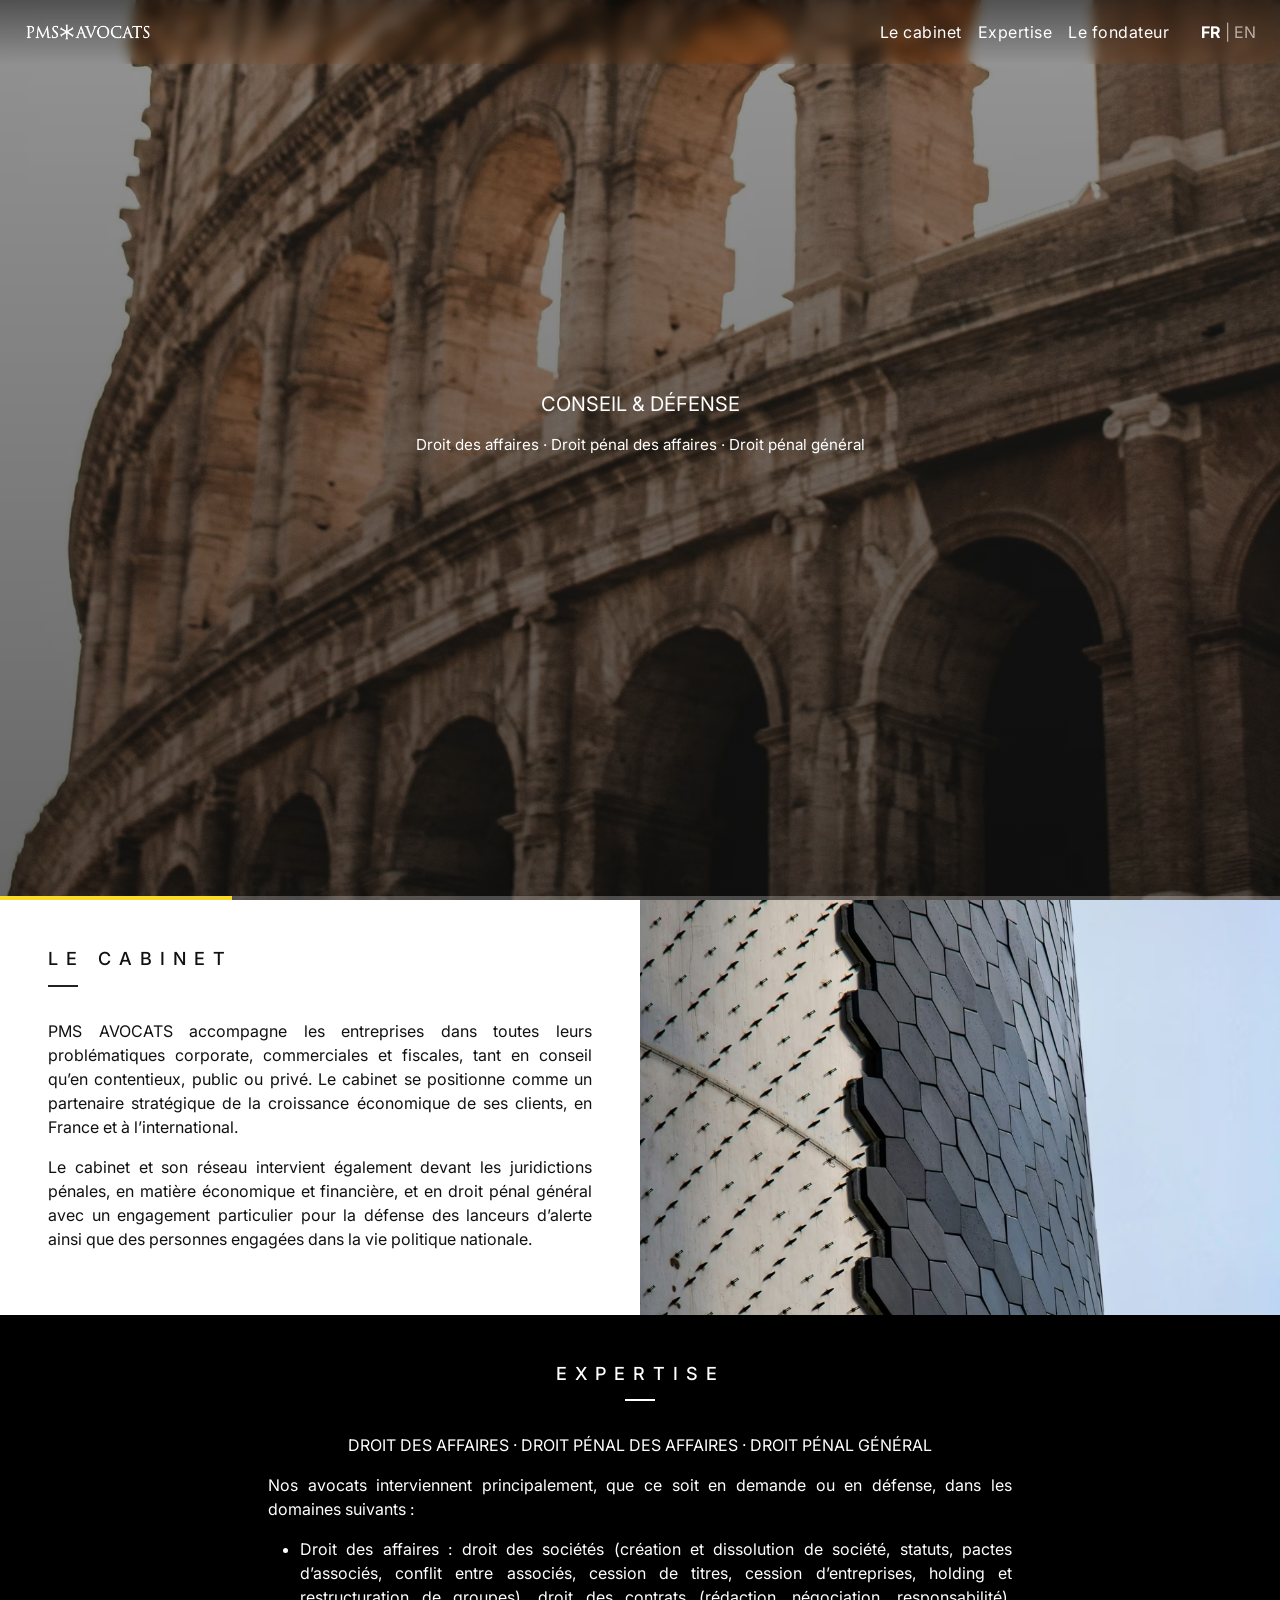
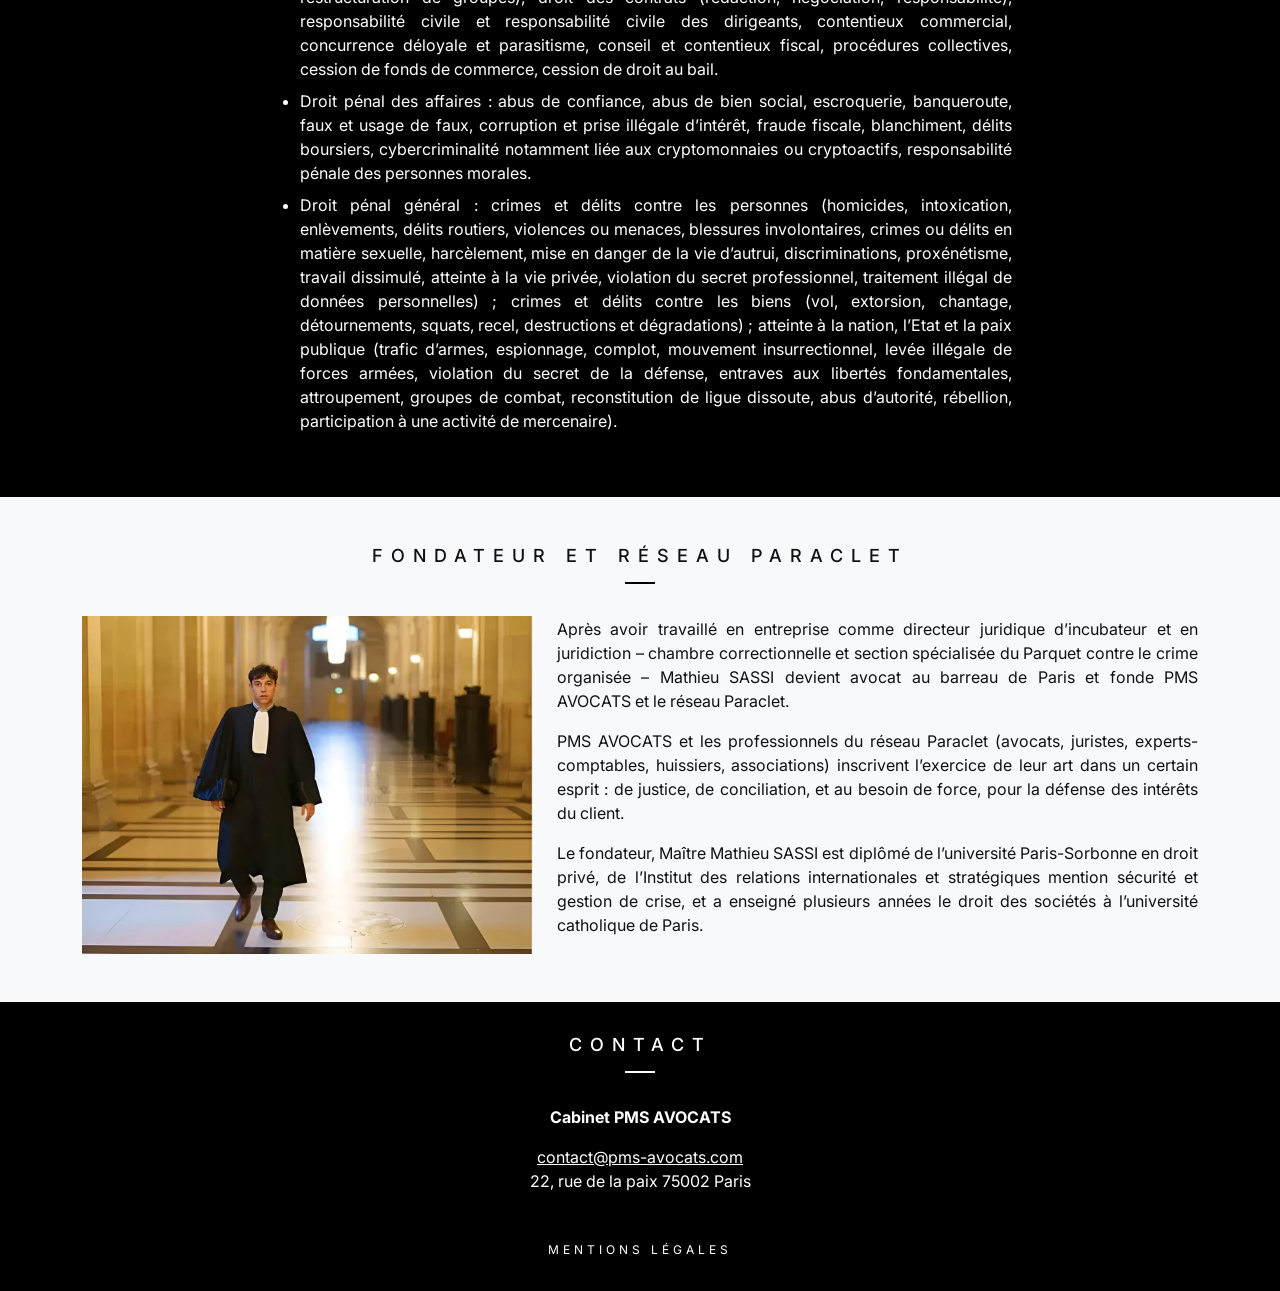
<file: index.html>
<!DOCTYPE html>
<html lang="fr">
<head>
  <meta charset="UTF-8">
  <meta name="viewport" content="width=device-width, initial-scale=1">
  <meta name="description" content="PMS AVOCATS, fondé par Maître Mathieu Sassi, accompagne entreprises et particuliers en droit des affaires, droit pénal des affaires et droit pénal général. Conseil, défense et expertise à Paris et en France.">
  <meta name="color-scheme" content="light dark">
  <link rel="canonical" href="https://www.pms-avocats.com/">
  <link rel="alternate" hreflang="fr" href="https://www.pms-avocats.com/">
  <link rel="alternate" hreflang="en" href="https://www.pms-avocats.com/en/">
  <title>PMS AVOCATS – Cabinet d’avocats à Paris | Droit des affaires, droit pénal des affaires &amp; droit pénal général</title>

  <link rel="preconnect" href="https://fonts.googleapis.com">
  <link rel="preconnect" href="https://fonts.gstatic.com" crossorigin>

  <link rel="stylesheet" href="https://fonts.googleapis.com/css2?family=Inter:wght@400;500;600;700&display=swap" media="print" onload="this.media='all'">

  <noscript>
    <link rel="stylesheet" href="https://fonts.googleapis.com/css2?family=Inter:wght@400;500;600;700&display=swap">
  </noscript>

  <style>@charset "UTF-8";:root{--bs-blue:#0d6efd;--bs-indigo:#6610f2;--bs-purple:#6f42c1;--bs-pink:#d63384;--bs-red:#dc3545;--bs-orange:#fd7e14;--bs-yellow:#ffc107;--bs-green:#198754;--bs-teal:#20c997;--bs-cyan:#0dcaf0;--bs-black:#000;--bs-white:#fff;--bs-gray:#6c757d;--bs-gray-dark:#343a40;--bs-gray-100:#f8f9fa;--bs-gray-200:#e9ecef;--bs-gray-300:#dee2e6;--bs-gray-400:#ced4da;--bs-gray-500:#adb5bd;--bs-gray-600:#6c757d;--bs-gray-700:#495057;--bs-gray-800:#343a40;--bs-gray-900:#212529;--bs-primary:#0d6efd;--bs-secondary:#6c757d;--bs-success:#198754;--bs-info:#0dcaf0;--bs-warning:#ffc107;--bs-danger:#dc3545;--bs-light:#f8f9fa;--bs-dark:#212529;--bs-primary-rgb:13,110,253;--bs-secondary-rgb:108,117,125;--bs-success-rgb:25,135,84;--bs-info-rgb:13,202,240;--bs-warning-rgb:255,193,7;--bs-danger-rgb:220,53,69;--bs-light-rgb:248,249,250;--bs-dark-rgb:33,37,41;--bs-primary-text-emphasis:#052c65;--bs-secondary-text-emphasis:#2b2f32;--bs-success-text-emphasis:#0a3622;--bs-info-text-emphasis:#055160;--bs-warning-text-emphasis:#664d03;--bs-danger-text-emphasis:#58151c;--bs-light-text-emphasis:#495057;--bs-dark-text-emphasis:#495057;--bs-primary-bg-subtle:#cfe2ff;--bs-secondary-bg-subtle:#e2e3e5;--bs-success-bg-subtle:#d1e7dd;--bs-info-bg-subtle:#cff4fc;--bs-warning-bg-subtle:#fff3cd;--bs-danger-bg-subtle:#f8d7da;--bs-light-bg-subtle:#fcfcfd;--bs-dark-bg-subtle:#ced4da;--bs-primary-border-subtle:#9ec5fe;--bs-secondary-border-subtle:#c4c8cb;--bs-success-border-subtle:#a3cfbb;--bs-info-border-subtle:#9eeaf9;--bs-warning-border-subtle:#ffe69c;--bs-danger-border-subtle:#f1aeb5;--bs-light-border-subtle:#e9ecef;--bs-dark-border-subtle:#adb5bd;--bs-white-rgb:255,255,255;--bs-black-rgb:0,0,0;--bs-font-sans-serif:system-ui,-apple-system,"Segoe UI",Roboto,"Helvetica Neue","Noto Sans","Liberation Sans",Arial,sans-serif,"Apple Color Emoji","Segoe UI Emoji","Segoe UI Symbol","Noto Color Emoji";--bs-font-monospace:SFMono-Regular,Menlo,Monaco,Consolas,"Liberation Mono","Courier New",monospace;--bs-gradient:linear-gradient(180deg, rgba(255, 255, 255, 0.15), rgba(255, 255, 255, 0));--bs-body-font-family:var(--bs-font-sans-serif);--bs-body-font-size:1rem;--bs-body-font-weight:400;--bs-body-line-height:1.5;--bs-body-color:#212529;--bs-body-color-rgb:33,37,41;--bs-body-bg:#fff;--bs-body-bg-rgb:255,255,255;--bs-emphasis-color:#000;--bs-emphasis-color-rgb:0,0,0;--bs-secondary-color:rgba(33, 37, 41, 0.75);--bs-secondary-color-rgb:33,37,41;--bs-secondary-bg:#e9ecef;--bs-secondary-bg-rgb:233,236,239;--bs-tertiary-color:rgba(33, 37, 41, 0.5);--bs-tertiary-color-rgb:33,37,41;--bs-tertiary-bg:#f8f9fa;--bs-tertiary-bg-rgb:248,249,250;--bs-heading-color:inherit;--bs-link-color:#0d6efd;--bs-link-color-rgb:13,110,253;--bs-link-decoration:underline;--bs-link-hover-color:#0a58ca;--bs-link-hover-color-rgb:10,88,202;--bs-code-color:#d63384;--bs-highlight-color:#212529;--bs-highlight-bg:#fff3cd;--bs-border-width:1px;--bs-border-style:solid;--bs-border-color:#dee2e6;--bs-border-color-translucent:rgba(0, 0, 0, 0.175);--bs-border-radius:0.375rem;--bs-border-radius-sm:0.25rem;--bs-border-radius-lg:0.5rem;--bs-border-radius-xl:1rem;--bs-border-radius-xxl:2rem;--bs-border-radius-2xl:var(--bs-border-radius-xxl);--bs-border-radius-pill:50rem;--bs-box-shadow:0 0.5rem 1rem rgba(0, 0, 0, 0.15);--bs-box-shadow-sm:0 0.125rem 0.25rem rgba(0, 0, 0, 0.075);--bs-box-shadow-lg:0 1rem 3rem rgba(0, 0, 0, 0.175);--bs-box-shadow-inset:inset 0 1px 2px rgba(0, 0, 0, 0.075);--bs-focus-ring-width:0.25rem;--bs-focus-ring-opacity:0.25;--bs-focus-ring-color:rgba(13, 110, 253, 0.25);--bs-form-valid-color:#198754;--bs-form-valid-border-color:#198754;--bs-form-invalid-color:#dc3545;--bs-form-invalid-border-color:#dc3545}*,::after,::before{box-sizing:border-box}@media (prefers-reduced-motion:no-preference){:root{scroll-behavior:smooth}}body{margin:0;font-family:var(--bs-body-font-family);font-size:var(--bs-body-font-size);font-weight:var(--bs-body-font-weight);line-height:var(--bs-body-line-height);color:var(--bs-body-color);text-align:var(--bs-body-text-align);background-color:var(--bs-body-bg);-webkit-text-size-adjust:100%}p{margin-top:0;margin-bottom:1rem}ul{padding-left:2rem}ul{margin-top:0;margin-bottom:1rem}a{color:rgba(var(--bs-link-color-rgb),var(--bs-link-opacity,1));text-decoration:underline}img{vertical-align:middle}button{border-radius:0}button{margin:0;font-family:inherit;font-size:inherit;line-height:inherit}button{text-transform:none}[type=button],button{-webkit-appearance:button}::-moz-focus-inner{padding:0;border-style:none}::-webkit-datetime-edit-day-field,::-webkit-datetime-edit-fields-wrapper,::-webkit-datetime-edit-hour-field,::-webkit-datetime-edit-minute,::-webkit-datetime-edit-month-field,::-webkit-datetime-edit-text,::-webkit-datetime-edit-year-field{padding:0}::-webkit-inner-spin-button{height:auto}::-webkit-search-decoration{-webkit-appearance:none}::-webkit-color-swatch-wrapper{padding:0}::-webkit-file-upload-button{font:inherit;-webkit-appearance:button}::file-selector-button{font:inherit;-webkit-appearance:button}.container-fluid{--bs-gutter-x:1.5rem;--bs-gutter-y:0;width:100%;padding-right:calc(var(--bs-gutter-x)*.5);padding-left:calc(var(--bs-gutter-x)*.5);margin-right:auto;margin-left:auto}:root{--bs-breakpoint-xs:0;--bs-breakpoint-sm:576px;--bs-breakpoint-md:768px;--bs-breakpoint-lg:992px;--bs-breakpoint-xl:1200px;--bs-breakpoint-xxl:1400px}.collapse:not(.show){display:none}.nav-link{display:block;padding:var(--bs-nav-link-padding-y) var(--bs-nav-link-padding-x);font-size:var(--bs-nav-link-font-size);font-weight:var(--bs-nav-link-font-weight);color:var(--bs-nav-link-color);text-decoration:none;background:0 0;border:0}.navbar{--bs-navbar-padding-x:0;--bs-navbar-padding-y:0.5rem;--bs-navbar-color:rgba(var(--bs-emphasis-color-rgb), 0.65);--bs-navbar-hover-color:rgba(var(--bs-emphasis-color-rgb), 0.8);--bs-navbar-disabled-color:rgba(var(--bs-emphasis-color-rgb), 0.3);--bs-navbar-active-color:rgba(var(--bs-emphasis-color-rgb), 1);--bs-navbar-brand-padding-y:0.3125rem;--bs-navbar-brand-margin-end:1rem;--bs-navbar-brand-font-size:1.25rem;--bs-navbar-brand-color:rgba(var(--bs-emphasis-color-rgb), 1);--bs-navbar-brand-hover-color:rgba(var(--bs-emphasis-color-rgb), 1);--bs-navbar-nav-link-padding-x:0.5rem;--bs-navbar-toggler-padding-y:0.25rem;--bs-navbar-toggler-padding-x:0.75rem;--bs-navbar-toggler-font-size:1.25rem;--bs-navbar-toggler-icon-bg:url("data:image/svg+xml,%3csvg xmlns='http://www.w3.org/2000/svg' viewBox='0 0 30 30'%3e%3cpath stroke='rgba%2833, 37, 41, 0.75%29' stroke-linecap='round' stroke-miterlimit='10' stroke-width='2' d='M4 7h22M4 15h22M4 23h22'/%3e%3c/svg%3e");--bs-navbar-toggler-border-color:rgba(var(--bs-emphasis-color-rgb), 0.15);--bs-navbar-toggler-border-radius:var(--bs-border-radius);--bs-navbar-toggler-focus-width:0.25rem;position:relative;display:flex;flex-wrap:wrap;align-items:center;justify-content:space-between;padding:var(--bs-navbar-padding-y) var(--bs-navbar-padding-x)}.navbar>.container-fluid{display:flex;flex-wrap:inherit;align-items:center;justify-content:space-between}.navbar-brand{padding-top:var(--bs-navbar-brand-padding-y);padding-bottom:var(--bs-navbar-brand-padding-y);margin-right:var(--bs-navbar-brand-margin-end);font-size:var(--bs-navbar-brand-font-size);color:var(--bs-navbar-brand-color);text-decoration:none;white-space:nowrap}.navbar-nav{--bs-nav-link-padding-x:0;--bs-nav-link-padding-y:0.5rem;--bs-nav-link-font-weight: ;--bs-nav-link-color:var(--bs-navbar-color);--bs-nav-link-hover-color:var(--bs-navbar-hover-color);--bs-nav-link-disabled-color:var(--bs-navbar-disabled-color);display:flex;flex-direction:column;padding-left:0;margin-bottom:0;list-style:none}.navbar-collapse{flex-grow:1;flex-basis:100%;align-items:center}.navbar-toggler{padding:var(--bs-navbar-toggler-padding-y) var(--bs-navbar-toggler-padding-x);font-size:var(--bs-navbar-toggler-font-size);line-height:1;color:var(--bs-navbar-color);background-color:transparent;border:var(--bs-border-width) solid var(--bs-navbar-toggler-border-color);border-radius:var(--bs-navbar-toggler-border-radius)}.navbar-toggler-icon{display:inline-block;width:1.5em;height:1.5em;vertical-align:middle;background-image:var(--bs-navbar-toggler-icon-bg);background-repeat:no-repeat;background-position:center;background-size:100%}@media (min-width:992px){.navbar-expand-lg{flex-wrap:nowrap;justify-content:flex-start}.navbar-expand-lg .navbar-nav{flex-direction:row}.navbar-expand-lg .navbar-nav .nav-link{padding-right:var(--bs-navbar-nav-link-padding-x);padding-left:var(--bs-navbar-nav-link-padding-x)}.navbar-expand-lg .navbar-collapse{display:flex!important;flex-basis:auto}.navbar-expand-lg .navbar-toggler{display:none}}.navbar-dark{--bs-navbar-color:rgba(255, 255, 255, 0.55);--bs-navbar-hover-color:rgba(255, 255, 255, 0.75);--bs-navbar-disabled-color:rgba(255, 255, 255, 0.25);--bs-navbar-active-color:#fff;--bs-navbar-brand-color:#fff;--bs-navbar-brand-hover-color:#fff;--bs-navbar-toggler-border-color:rgba(255, 255, 255, 0.1);--bs-navbar-toggler-icon-bg:url("data:image/svg+xml,%3csvg xmlns='http://www.w3.org/2000/svg' viewBox='0 0 30 30'%3e%3cpath stroke='rgba%28255, 255, 255, 0.55%29' stroke-linecap='round' stroke-miterlimit='10' stroke-width='2' d='M4 7h22M4 15h22M4 23h22'/%3e%3c/svg%3e")}:root{--bs-btn-close-filter: }.carousel{position:relative}.carousel-inner{position:relative;width:100%;overflow:hidden}.carousel-inner::after{display:block;clear:both;content:""}.carousel-item{position:relative;display:none;float:left;width:100%;margin-right:-100%;-webkit-backface-visibility:hidden;backface-visibility:hidden}.carousel-item.active{display:block}.carousel-fade .carousel-item{opacity:0;transform:none}.carousel-fade .carousel-item.active{z-index:1;opacity:1}.carousel-caption{position:absolute;right:15%;bottom:1.25rem;left:15%;padding-top:1.25rem;padding-bottom:1.25rem;color:var(--bs-carousel-caption-color);text-align:center}:root{--bs-carousel-indicator-active-bg:#fff;--bs-carousel-caption-color:#fff;--bs-carousel-control-icon-filter: }.d-block{display:block!important}.d-flex{display:flex!important}.position-relative{position:relative!important}.w-100{width:100%!important}.h-100{height:100%!important}.flex-column{flex-direction:column!important}.justify-content-end{justify-content:flex-end!important}.justify-content-center{justify-content:center!important}.align-items-center{align-items:center!important}.me-2{margin-right:.5rem!important}.px-4{padding-right:1.5rem!important;padding-left:1.5rem!important}.fw-bold{font-weight:700!important}.text-decoration-none{text-decoration:none!important}.text-white{--bs-text-opacity:1;color:rgba(var(--bs-white-rgb),var(--bs-text-opacity))!important}.text-muted{--bs-text-opacity:1;color:var(--bs-secondary-color)!important}@media (min-width:992px){.align-items-lg-center{align-items:center!important}.ms-lg-4{margin-left:1.5rem!important}}:root{--nav-h:64px;--nav-bg:rgba(0,0,0,.85);--nav-hover:rgba(0,0,0,.45)}html{scroll-behavior:smooth;scroll-padding-top:var(--nav-h);height:100%}body{font-family:Inter,system-ui,-apple-system,Segoe UI,Roboto,Helvetica,Arial,"Apple Color Emoji","Segoe UI Emoji","Noto Color Emoji",sans-serif;padding-top:0;background:#fff;color:#111;height:100%;display:flex;flex-direction:column}main{flex:1}.custom-navbar{height:var(--nav-h);z-index:1050;box-shadow:0 6px 20px rgba(0,0,0,.25);backdrop-filter:saturate(160%) blur(6px);position:fixed;top:0;left:0;right:0;background-color:transparent;box-shadow:none;backdrop-filter:none}.custom-navbar:not(.scrolled){background:linear-gradient(180deg,rgba(0,0,0,.45),rgba(0,0,0,0));backdrop-filter:saturate(160%) blur(6px)}.navbar .nav-link{letter-spacing:.5px}.menu-overlay{position:fixed;top:0;left:0;right:0;bottom:0;background:rgba(0,0,0,.9);z-index:1040;display:none}#mainCarousel,#mainCarousel .carousel-item{height:100vh}#mainCarousel img{object-fit:cover}#mainCarousel .carousel-item::before{content:"";position:absolute;inset:0;background:linear-gradient(to bottom,rgba(0,0,0,.35),rgba(0,0,0,.55))}#mainCarousel .resume{text-transform:uppercase;color:#fff;font-size:clamp(1rem,2.5vw,1.25rem)}#mainCarousel .detail{color:#fff;line-height:1.35;font-weight:400;font-size:clamp(.8rem,1.4vw,.95rem)}.carousel-caption{opacity:0;transform:translateY(24px)}#mainCarousel{position:relative}.carousel-progress{position:absolute;left:0;right:0;bottom:0;height:4px;background:rgba(255,255,255,.25);z-index:1049;overflow:hidden}.carousel-progress__bar{height:100%;width:0%;background:#fcdb24}section{scroll-margin-top:calc(var(--nav-h) + 12px)}@media (max-width:576px){body{padding-left:0;padding-right:0}.navbar-nav .nav-link{padding-top:.75rem;padding-bottom:.75rem}}.custom-navbar .text-muted {color: rgba(255, 255, 255, 0.6) !important;}</style>
  
  <link rel="stylesheet" href="./assets/css/bootstrap.min.purged.css" media="print" onload="this.media='all'">
  <link rel="stylesheet" href="./assets/css/style.min.css" media="print" onload="this.media='all'">
  
  <noscript>
    <link rel="stylesheet" href="./assets/css/bootstrap.min.purged.css">
    <link rel="stylesheet" href="./assets/css/style.min.css">
  </noscript>
  
  <link rel="icon" type="image/png" href="./assets/img/favicon.png">

  <script async="" src="https://www.googletagmanager.com/gtag/js?id=G-3EPS3WKGY2"></script>
  <script>
    window.dataLayer = window.dataLayer || [];
    function gtag(){dataLayer.push(arguments);}
    gtag('js', new Date());
    gtag('config', 'G-3EPS3WKGY2');
  </script>
</head>

<body class="page-home">
  <div class="menu-overlay"></div>
  
  <nav class="navbar navbar-expand-lg navbar-dark custom-navbar" role="navigation" aria-label="Navigation principale">
    <div class="container-fluid px-4">
      <a class="navbar-brand d-flex align-items-center text-white fw-bold" href="index.html">
        <img src="./assets/img/logo.png" fetchpriority="high" alt="PMS AVOCATS" width="128" height="40" class="me-2" style="object-fit:contain;">
      </a>

      <button class="navbar-toggler" type="button" data-bs-toggle="collapse" data-bs-target="#navbarNav" aria-controls="navbarNav" aria-expanded="false" aria-label="Afficher le menu">
        <span class="navbar-toggler-icon"></span>
      </button>

      <div class="collapse navbar-collapse justify-content-end" id="navbarNav">
        <ul class="navbar-nav align-items-lg-center">
          <li class="nav-item"><a class="nav-link text-white" href="index.html#cabinet">Le cabinet</a></li>
          <li class="nav-item"><a class="nav-link text-white" href="index.html#expertise">Expertise</a></li>
          <li class="nav-item"><a class="nav-link text-white" href="index.html#fondateur">Le fondateur</a></li>
        </ul>
        
        <div class="ms-lg-4 text-white">
          <a href="index.html" class="text-white text-decoration-none fw-bold">FR</a>
          <span class="text-muted">|</span>
          <a href="en/index.html" class="text-muted text-decoration-none ms-2">EN</a>
        </div>
      </div>
    </div>
  </nav>

  <main id="main-content" role="main" style="flex: 1;">
    <section id="mainCarousel" class="carousel slide carousel-fade" data-bs-ride="carousel" data-bs-interval="8000" data-bs-pause="false" data-bs-wrap="true" data-bs-touch="true" aria-label="Présentation PMS AVOCATS" aria-live="polite">
      <div class="carousel-inner">
        <div class="carousel-item active position-relative">
          <picture>
            <source srcset="./assets/img/colise-mobile.avif" media="(max-width: 768px)">
            <source srcset="./assets/img/colise-tablette.avif" media="(max-width: 1200px)">
            <img src="./assets/img/colise-desktop.avif" class="d-block w-100 h-100" alt="cabinet-pms-avocats" width="1920" height="1080" fetchpriority="high" decoding="async">
          </picture>
          <div class="carousel-caption d-flex flex-column justify-content-center align-items-center h-100">
            <p class="resume">Conseil & Défense</p>
            <p class="detail">Droit des affaires · Droit pénal des affaires · Droit pénal général</p>
          </div>
        </div>
        <div class="carousel-item position-relative">
          <picture>
            <source srcset="./assets/img/lame-mobile.avif" media="(max-width: 768px)">
            <source srcset="./assets/img/lame-tablette.avif" media="(max-width: 1200px)">
            <img src="./assets/img/lame-desktop.avif" class="d-block w-100 h-100" alt="Cabinet d’avocats PMS AVOCATS à Paris" width="1920" height="1080" decoding="async">
          </picture>
          <div class="carousel-caption d-flex flex-column justify-content-center align-items-center h-100">
            <p class="resume">Conseil & Défense</p>
            <p class="detail">Droit des affaires · Droit pénal des affaires · Droit pénal général</p>
          </div>
        </div>
      </div>
      <div class="carousel-progress" aria-hidden="true">
        <div class="carousel-progress__bar" style="width:0%"></div>
      </div>
    </section>

    <section id="cabinet" class="fade">
      <div class="container-fluid px-0">
        <div class="row align-items-stretch g-0">
          <div class="col-12 col-md-6 p-5">
            <h2 class="section-title left">Le cabinet</h2>
            <p class="text-justify">PMS AVOCATS accompagne les entreprises dans toutes leurs problématiques corporate, commerciales et fiscales, tant en conseil qu’en contentieux, public ou privé. Le cabinet se positionne comme un partenaire stratégique de la croissance économique de ses clients, en France et à l’international.</p>
            <p class="text-justify">Le cabinet et son réseau intervient également devant les juridictions pénales, en matière économique et financière, et en droit pénal général avec un engagement particulier pour la défense des lanceurs d’alerte ainsi que des personnes engagées dans la vie politique nationale.</p>
          </div>
          <div class="col-12 col-md-6">
            <picture>
              <source srcset="./assets/img/starship-mobile.avif" media="(max-width: 768px)">
              <img src="./assets/img/starship.avif" class="img-fluid" alt="Cabinet PMS AVOCATS à Paris" width="960" height="600" loading="lazy" decoding="async">
            </picture>
          </div>
        </div>
      </div>
    </section>

    <section id="expertise" class="business-law-section py-5 fade">
      <div class="container text-center">
        <div class="col-lg-8 mx-auto">
          <h2 class="section-title center">Expertise</h2>
          <span>Droit des affaires · Droit pénal des affaires · Droit pénal général</span>
          <p class="text-justify mt-3">Nos avocats interviennent principalement, que ce soit en demande ou en défense, dans les domaines suivants :</p>
          <ul class="text-start">
            <li class="mb-2 text-justify">Droit des affaires : droit des sociétés (création et dissolution de société, statuts, pactes d’associés, conflit entre associés, cession de titres, cession d’entreprises, holding et restructuration de groupes), droit des contrats (rédaction, négociation, responsabilité), responsabilité civile et responsabilité civile des dirigeants, contentieux commercial, concurrence déloyale et parasitisme, conseil et contentieux fiscal, procédures collectives, cession de fonds de commerce, cession de droit au bail.</li>
            <li class="mb-2 text-justify">Droit pénal des affaires : abus de confiance, abus de bien social, escroquerie, banqueroute, faux et usage de faux, corruption et prise illégale d’intérêt, fraude fiscale, blanchiment, délits boursiers, cybercriminalité notamment liée aux cryptomonnaies ou cryptoactifs, responsabilité pénale des personnes morales.</li>
            <li class="text-justify">Droit pénal général : crimes et délits contre les personnes (homicides, intoxication, enlèvements, délits routiers, violences ou menaces, blessures involontaires, crimes ou délits en matière sexuelle, harcèlement, mise en danger de la vie d’autrui, discriminations, proxénétisme, travail dissimulé, atteinte à la vie privée, violation du secret professionnel, traitement illégal de données personnelles) ; crimes et délits contre les biens (vol, extorsion, chantage, détournements, squats, recel, destructions et dégradations) ; atteinte à la nation, l’Etat et la paix publique (trafic d’armes, espionnage, complot, mouvement insurrectionnel, levée illégale de forces armées, violation du secret de la défense, entraves aux libertés fondamentales, attroupement, groupes de combat, reconstitution de ligue dissoute, abus d’autorité, rébellion, participation à une activité de mercenaire).</li>
          </ul>
        </div>
      </div>
    </section>

    <section id="fondateur" class="founder-section py-5 bg-light fade">
      <div class="container">
        <h2 class="section-title center black">Fondateur et réseau paraclet</h2>
        <div class="row align-items-center g-4">
          <div class="col-md-5 text-center">
            <picture>
              <source srcset="./assets/img/mathieu-mobile.avif" media="(max-width: 768px)">
              <img src="./assets/img/mathieu.avif" class="img-fluid" alt="Maître Mathieu Sassi, avocat fondateur de PMS AVOCATS" width="1288" height="966" loading="lazy" decoding="async">
            </picture>
          </div>
          <div class="col-md-7">
              <p class="text-justify">Après avoir travaillé en entreprise comme directeur juridique d’incubateur et en juridiction – chambre correctionnelle et section spécialisée du Parquet contre le crime organisée – <span class="text-nowrap">Mathieu SASSI</span> devient avocat au barreau de Paris et fonde PMS AVOCATS et le réseau Paraclet.</p>
              <p class="text-justify">PMS AVOCATS et les professionnels du réseau Paraclet (avocats, juristes, experts-comptables, huissiers, associations) inscrivent l’exercice de leur art dans un certain esprit : de justice, de conciliation, et au besoin de force, pour la défense des intérêts du client.</p>
              <p class="text-justify">Le fondateur, Maître Mathieu SASSI est diplômé de l’université Paris-Sorbonne en droit privé, de l’Institut des relations internationales et stratégiques mention sécurité et gestion de crise, et a enseigné plusieurs années le droit des sociétés à l’université catholique de Paris.</p>
          </div>
        </div>
      </div>
    </section>
  </main>

  <footer class="bg-black text-white py-3">
    <section id="contact" class="bg-black text-white py-3">
      <div class="container">
        <h2 class="section-title center">Contact</h2>
        <div class="row justify-content-center">
          <div class="col-md-6 text-center">
            <p><strong>Cabinet PMS AVOCATS</strong></p>
            <a href="mailto:contact@pms-avocats.com" class="text-white">contact@pms-avocats.com</a>
            <p>22, rue de la paix 75002 Paris</p>
          </div>
        </div>
      </div>
    </section>
    <div class="bg-black text-white py-3">
      <div class="container d-flex justify-content-center">
        <a href="mentions-legales.html" class="legal text-white">Mentions légales</a>
      </div>
    </div>
  </footer>

  <script src="./assets/js/bootstrap.bundle.min.js" defer></script>
  <script src="./assets/js/base.js" defer></script>
  <script src="./assets/js/home.js" defer></script>
</body>
</html>
</file>
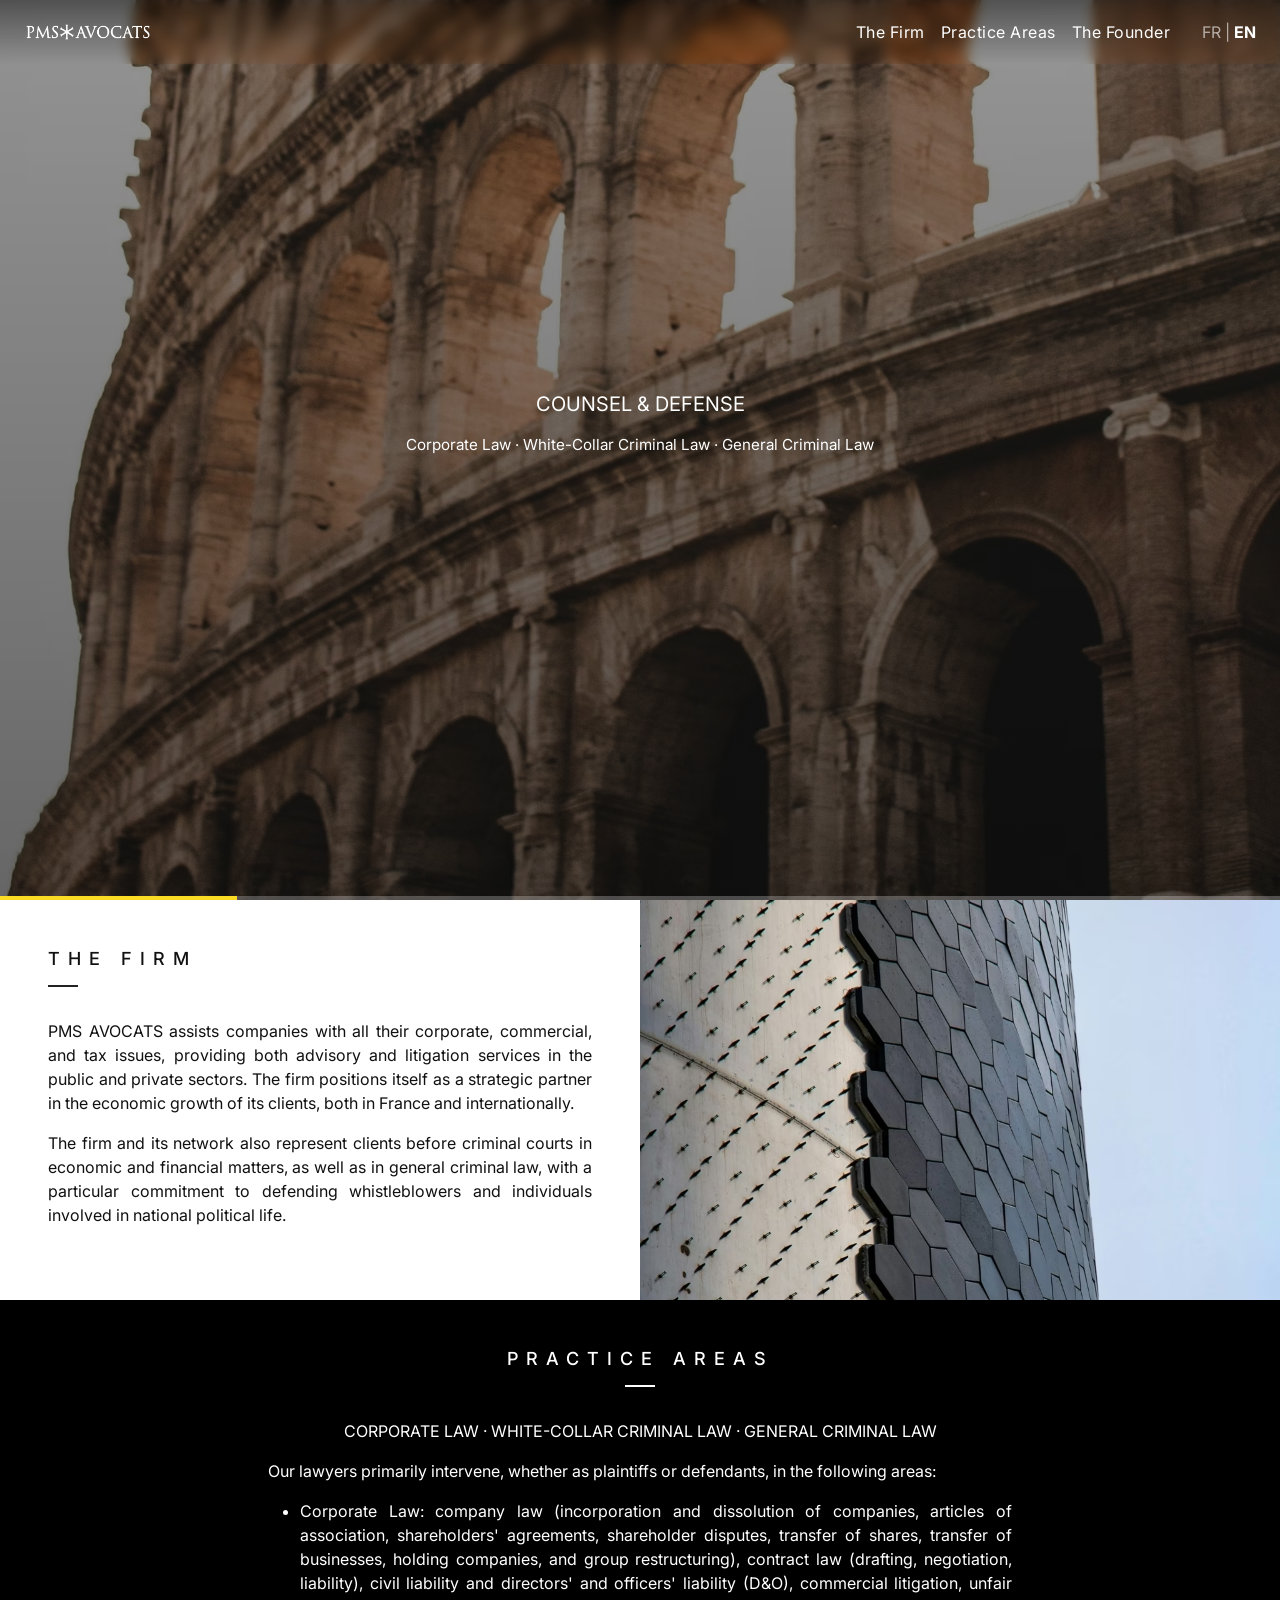
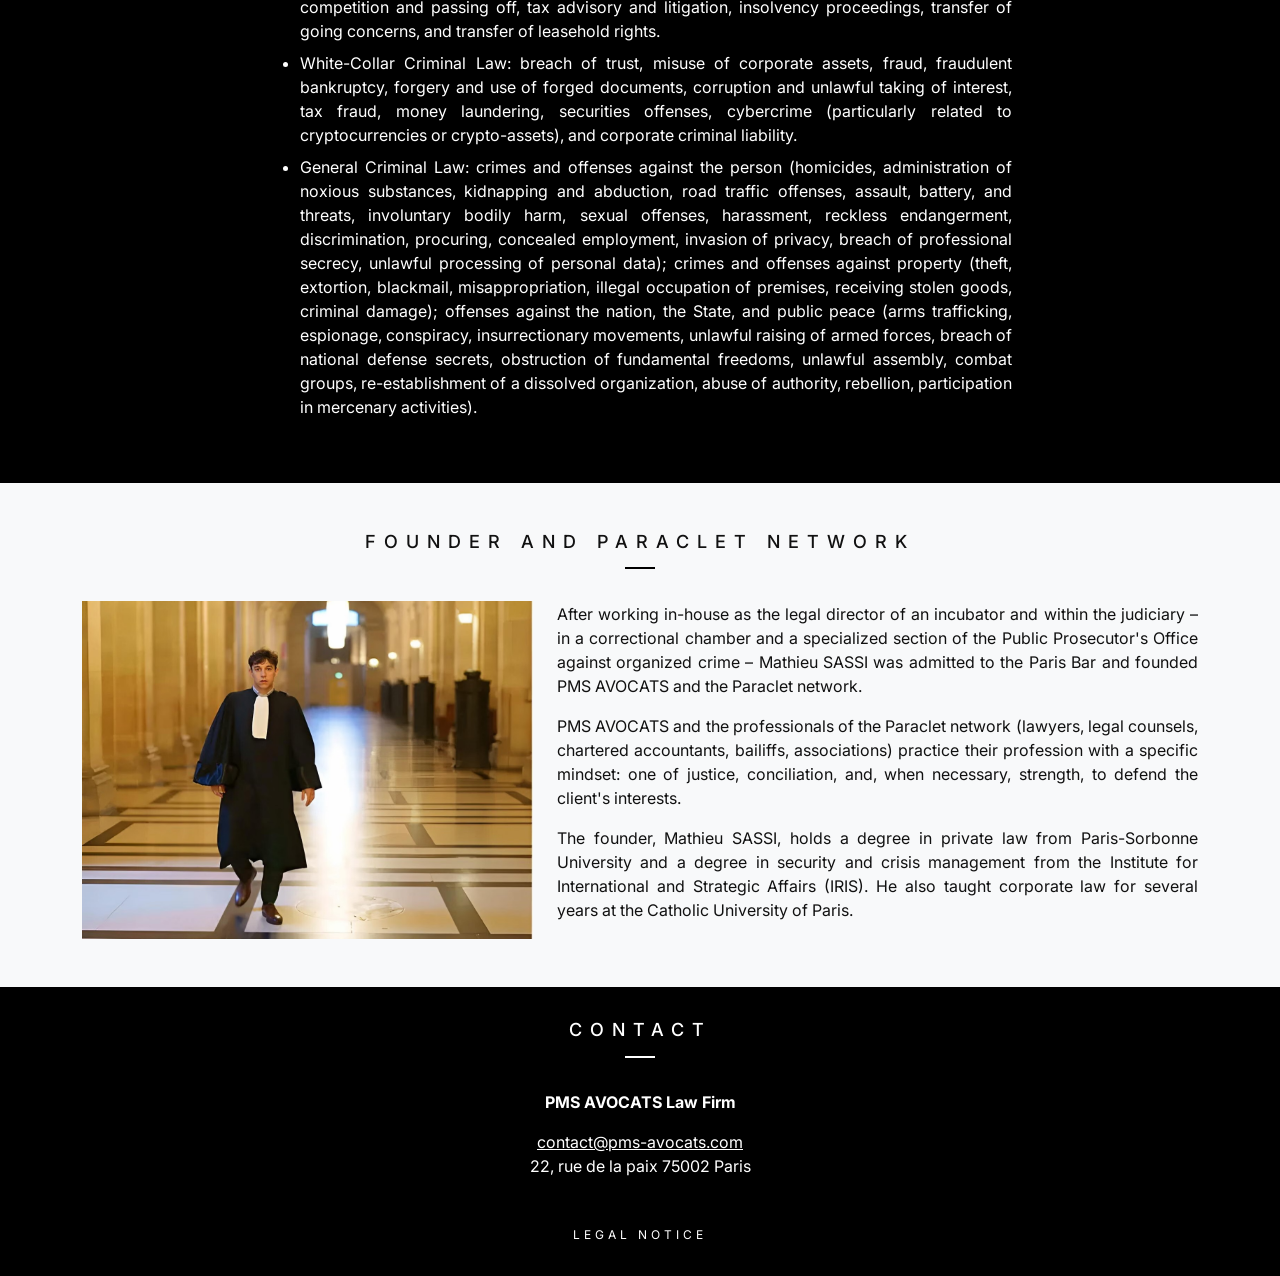
<file: en/index.html>
<!DOCTYPE html>
<html lang="en">
<head>
  <meta charset="UTF-8" />
  <meta name="viewport" content="width=device-width, initial-scale=1" />
  <meta name="description" content="PMS AVOCATS, founded by Mathieu Sassi, advises and defends companies and individuals in corporate law, white-collar criminal law, and general criminal law. Counsel, defense, and expertise in Paris and throughout France.">
  <meta name="color-scheme" content="light dark" />
  <link rel="canonical" href="https://www.pms-avocats.com/en/">
  <link rel="alternate" hreflang="fr" href="https://www.pms-avocats.com/" />
  <link rel="alternate" hreflang="en" href="https://www.pms-avocats.com/en/" />
  <title>PMS AVOCATS – Law Firm in Paris | Corporate Law, White-Collar Criminal Law & General Criminal Law</title>
  
  <link rel="preconnect" href="https://fonts.googleapis.com">
  <link rel="preconnect" href="https://fonts.gstatic.com" crossorigin>

  <link rel="stylesheet" href="https://fonts.googleapis.com/css2?family=Inter:wght@400;500;600;700&display=swap" media="print" onload="this.media='all'">

  <noscript>
    <link rel="stylesheet" href="https://fonts.googleapis.com/css2?family=Inter:wght@400;500;600;700&display=swap">
  </noscript>
  
  <style>@charset "UTF-8";:root{--bs-blue:#0d6efd;--bs-indigo:#6610f2;--bs-purple:#6f42c1;--bs-pink:#d63384;--bs-red:#dc3545;--bs-orange:#fd7e14;--bs-yellow:#ffc107;--bs-green:#198754;--bs-teal:#20c997;--bs-cyan:#0dcaf0;--bs-black:#000;--bs-white:#fff;--bs-gray:#6c757d;--bs-gray-dark:#343a40;--bs-gray-100:#f8f9fa;--bs-gray-200:#e9ecef;--bs-gray-300:#dee2e6;--bs-gray-400:#ced4da;--bs-gray-500:#adb5bd;--bs-gray-600:#6c757d;--bs-gray-700:#495057;--bs-gray-800:#343a40;--bs-gray-900:#212529;--bs-primary:#0d6efd;--bs-secondary:#6c757d;--bs-success:#198754;--bs-info:#0dcaf0;--bs-warning:#ffc107;--bs-danger:#dc3545;--bs-light:#f8f9fa;--bs-dark:#212529;--bs-primary-rgb:13,110,253;--bs-secondary-rgb:108,117,125;--bs-success-rgb:25,135,84;--bs-info-rgb:13,202,240;--bs-warning-rgb:255,193,7;--bs-danger-rgb:220,53,69;--bs-light-rgb:248,249,250;--bs-dark-rgb:33,37,41;--bs-primary-text-emphasis:#052c65;--bs-secondary-text-emphasis:#2b2f32;--bs-success-text-emphasis:#0a3622;--bs-info-text-emphasis:#055160;--bs-warning-text-emphasis:#664d03;--bs-danger-text-emphasis:#58151c;--bs-light-text-emphasis:#495057;--bs-dark-text-emphasis:#495057;--bs-primary-bg-subtle:#cfe2ff;--bs-secondary-bg-subtle:#e2e3e5;--bs-success-bg-subtle:#d1e7dd;--bs-info-bg-subtle:#cff4fc;--bs-warning-bg-subtle:#fff3cd;--bs-danger-bg-subtle:#f8d7da;--bs-light-bg-subtle:#fcfcfd;--bs-dark-bg-subtle:#ced4da;--bs-primary-border-subtle:#9ec5fe;--bs-secondary-border-subtle:#c4c8cb;--bs-success-border-subtle:#a3cfbb;--bs-info-border-subtle:#9eeaf9;--bs-warning-border-subtle:#ffe69c;--bs-danger-border-subtle:#f1aeb5;--bs-light-border-subtle:#e9ecef;--bs-dark-border-subtle:#adb5bd;--bs-white-rgb:255,255,255;--bs-black-rgb:0,0,0;--bs-font-sans-serif:system-ui,-apple-system,"Segoe UI",Roboto,"Helvetica Neue","Noto Sans","Liberation Sans",Arial,sans-serif,"Apple Color Emoji","Segoe UI Emoji","Segoe UI Symbol","Noto Color Emoji";--bs-font-monospace:SFMono-Regular,Menlo,Monaco,Consolas,"Liberation Mono","Courier New",monospace;--bs-gradient:linear-gradient(180deg, rgba(255, 255, 255, 0.15), rgba(255, 255, 255, 0));--bs-body-font-family:var(--bs-font-sans-serif);--bs-body-font-size:1rem;--bs-body-font-weight:400;--bs-body-line-height:1.5;--bs-body-color:#212529;--bs-body-color-rgb:33,37,41;--bs-body-bg:#fff;--bs-body-bg-rgb:255,255,255;--bs-emphasis-color:#000;--bs-emphasis-color-rgb:0,0,0;--bs-secondary-color:rgba(33, 37, 41, 0.75);--bs-secondary-color-rgb:33,37,41;--bs-secondary-bg:#e9ecef;--bs-secondary-bg-rgb:233,236,239;--bs-tertiary-color:rgba(33, 37, 41, 0.5);--bs-tertiary-color-rgb:33,37,41;--bs-tertiary-bg:#f8f9fa;--bs-tertiary-bg-rgb:248,249,250;--bs-heading-color:inherit;--bs-link-color:#0d6efd;--bs-link-color-rgb:13,110,253;--bs-link-decoration:underline;--bs-link-hover-color:#0a58ca;--bs-link-hover-color-rgb:10,88,202;--bs-code-color:#d63384;--bs-highlight-color:#212529;--bs-highlight-bg:#fff3cd;--bs-border-width:1px;--bs-border-style:solid;--bs-border-color:#dee2e6;--bs-border-color-translucent:rgba(0, 0, 0, 0.175);--bs-border-radius:0.375rem;--bs-border-radius-sm:0.25rem;--bs-border-radius-lg:0.5rem;--bs-border-radius-xl:1rem;--bs-border-radius-xxl:2rem;--bs-border-radius-2xl:var(--bs-border-radius-xxl);--bs-border-radius-pill:50rem;--bs-box-shadow:0 0.5rem 1rem rgba(0, 0, 0, 0.15);--bs-box-shadow-sm:0 0.125rem 0.25rem rgba(0, 0, 0, 0.075);--bs-box-shadow-lg:0 1rem 3rem rgba(0, 0, 0, 0.175);--bs-box-shadow-inset:inset 0 1px 2px rgba(0, 0, 0, 0.075);--bs-focus-ring-width:0.25rem;--bs-focus-ring-opacity:0.25;--bs-focus-ring-color:rgba(13, 110, 253, 0.25);--bs-form-valid-color:#198754;--bs-form-valid-border-color:#198754;--bs-form-invalid-color:#dc3545;--bs-form-invalid-border-color:#dc3545}*,::after,::before{box-sizing:border-box}@media (prefers-reduced-motion:no-preference){:root{scroll-behavior:smooth}}body{margin:0;font-family:var(--bs-body-font-family);font-size:var(--bs-body-font-size);font-weight:var(--bs-body-font-weight);line-height:var(--bs-body-line-height);color:var(--bs-body-color);text-align:var(--bs-body-text-align);background-color:var(--bs-body-bg);-webkit-text-size-adjust:100%}p{margin-top:0;margin-bottom:1rem}ul{padding-left:2rem}ul{margin-top:0;margin-bottom:1rem}a{color:rgba(var(--bs-link-color-rgb),var(--bs-link-opacity,1));text-decoration:underline}img{vertical-align:middle}button{border-radius:0}button{margin:0;font-family:inherit;font-size:inherit;line-height:inherit}button{text-transform:none}[type=button],button{-webkit-appearance:button}::-moz-focus-inner{padding:0;border-style:none}::-webkit-datetime-edit-day-field,::-webkit-datetime-edit-fields-wrapper,::-webkit-datetime-edit-hour-field,::-webkit-datetime-edit-minute,::-webkit-datetime-edit-month-field,::-webkit-datetime-edit-text,::-webkit-datetime-edit-year-field{padding:0}::-webkit-inner-spin-button{height:auto}::-webkit-search-decoration{-webkit-appearance:none}::-webkit-color-swatch-wrapper{padding:0}::-webkit-file-upload-button{font:inherit;-webkit-appearance:button}::file-selector-button{font:inherit;-webkit-appearance:button}.container-fluid{--bs-gutter-x:1.5rem;--bs-gutter-y:0;width:100%;padding-right:calc(var(--bs-gutter-x)*.5);padding-left:calc(var(--bs-gutter-x)*.5);margin-right:auto;margin-left:auto}:root{--bs-breakpoint-xs:0;--bs-breakpoint-sm:576px;--bs-breakpoint-md:768px;--bs-breakpoint-lg:992px;--bs-breakpoint-xl:1200px;--bs-breakpoint-xxl:1400px}.collapse:not(.show){display:none}.nav-link{display:block;padding:var(--bs-nav-link-padding-y) var(--bs-nav-link-padding-x);font-size:var(--bs-nav-link-font-size);font-weight:var(--bs-nav-link-font-weight);color:var(--bs-nav-link-color);text-decoration:none;background:0 0;border:0}.navbar{--bs-navbar-padding-x:0;--bs-navbar-padding-y:0.5rem;--bs-navbar-color:rgba(var(--bs-emphasis-color-rgb), 0.65);--bs-navbar-hover-color:rgba(var(--bs-emphasis-color-rgb), 0.8);--bs-navbar-disabled-color:rgba(var(--bs-emphasis-color-rgb), 0.3);--bs-navbar-active-color:rgba(var(--bs-emphasis-color-rgb), 1);--bs-navbar-brand-padding-y:0.3125rem;--bs-navbar-brand-margin-end:1rem;--bs-navbar-brand-font-size:1.25rem;--bs-navbar-brand-color:rgba(var(--bs-emphasis-color-rgb), 1);--bs-navbar-brand-hover-color:rgba(var(--bs-emphasis-color-rgb), 1);--bs-navbar-nav-link-padding-x:0.5rem;--bs-navbar-toggler-padding-y:0.25rem;--bs-navbar-toggler-padding-x:0.75rem;--bs-navbar-toggler-font-size:1.25rem;--bs-navbar-toggler-icon-bg:url("data:image/svg+xml,%3csvg xmlns='http://www.w3.org/2000/svg' viewBox='0 0 30 30'%3e%3cpath stroke='rgba%2833, 37, 41, 0.75%29' stroke-linecap='round' stroke-miterlimit='10' stroke-width='2' d='M4 7h22M4 15h22M4 23h22'/%3e%3c/svg%3e");--bs-navbar-toggler-border-color:rgba(var(--bs-emphasis-color-rgb), 0.15);--bs-navbar-toggler-border-radius:var(--bs-border-radius);--bs-navbar-toggler-focus-width:0.25rem;position:relative;display:flex;flex-wrap:wrap;align-items:center;justify-content:space-between;padding:var(--bs-navbar-padding-y) var(--bs-navbar-padding-x)}.navbar>.container-fluid{display:flex;flex-wrap:inherit;align-items:center;justify-content:space-between}.navbar-brand{padding-top:var(--bs-navbar-brand-padding-y);padding-bottom:var(--bs-navbar-brand-padding-y);margin-right:var(--bs-navbar-brand-margin-end);font-size:var(--bs-navbar-brand-font-size);color:var(--bs-navbar-brand-color);text-decoration:none;white-space:nowrap}.navbar-nav{--bs-nav-link-padding-x:0;--bs-nav-link-padding-y:0.5rem;--bs-nav-link-font-weight: ;--bs-nav-link-color:var(--bs-navbar-color);--bs-nav-link-hover-color:var(--bs-navbar-hover-color);--bs-nav-link-disabled-color:var(--bs-navbar-disabled-color);display:flex;flex-direction:column;padding-left:0;margin-bottom:0;list-style:none}.navbar-collapse{flex-grow:1;flex-basis:100%;align-items:center}.navbar-toggler{padding:var(--bs-navbar-toggler-padding-y) var(--bs-navbar-toggler-padding-x);font-size:var(--bs-navbar-toggler-font-size);line-height:1;color:var(--bs-navbar-color);background-color:transparent;border:var(--bs-border-width) solid var(--bs-navbar-toggler-border-color);border-radius:var(--bs-navbar-toggler-border-radius)}.navbar-toggler-icon{display:inline-block;width:1.5em;height:1.5em;vertical-align:middle;background-image:var(--bs-navbar-toggler-icon-bg);background-repeat:no-repeat;background-position:center;background-size:100%}@media (min-width:992px){.navbar-expand-lg{flex-wrap:nowrap;justify-content:flex-start}.navbar-expand-lg .navbar-nav{flex-direction:row}.navbar-expand-lg .navbar-nav .nav-link{padding-right:var(--bs-navbar-nav-link-padding-x);padding-left:var(--bs-navbar-nav-link-padding-x)}.navbar-expand-lg .navbar-collapse{display:flex!important;flex-basis:auto}.navbar-expand-lg .navbar-toggler{display:none}}.navbar-dark{--bs-navbar-color:rgba(255, 255, 255, 0.55);--bs-navbar-hover-color:rgba(255, 255, 255, 0.75);--bs-navbar-disabled-color:rgba(255, 255, 255, 0.25);--bs-navbar-active-color:#fff;--bs-navbar-brand-color:#fff;--bs-navbar-brand-hover-color:#fff;--bs-navbar-toggler-border-color:rgba(255, 255, 255, 0.1);--bs-navbar-toggler-icon-bg:url("data:image/svg+xml,%3csvg xmlns='http://www.w3.org/2000/svg' viewBox='0 0 30 30'%3e%3cpath stroke='rgba%28255, 255, 255, 0.55%29' stroke-linecap='round' stroke-miterlimit='10' stroke-width='2' d='M4 7h22M4 15h22M4 23h22'/%3e%3c/svg%3e")}:root{--bs-btn-close-filter: }.carousel{position:relative}.carousel-inner{position:relative;width:100%;overflow:hidden}.carousel-inner::after{display:block;clear:both;content:""}.carousel-item{position:relative;display:none;float:left;width:100%;margin-right:-100%;-webkit-backface-visibility:hidden;backface-visibility:hidden}.carousel-item.active{display:block}.carousel-fade .carousel-item{opacity:0;transform:none}.carousel-fade .carousel-item.active{z-index:1;opacity:1}.carousel-caption{position:absolute;right:15%;bottom:1.25rem;left:15%;padding-top:1.25rem;padding-bottom:1.25rem;color:var(--bs-carousel-caption-color);text-align:center}:root{--bs-carousel-indicator-active-bg:#fff;--bs-carousel-caption-color:#fff;--bs-carousel-control-icon-filter: }.d-block{display:block!important}.d-flex{display:flex!important}.position-relative{position:relative!important}.w-100{width:100%!important}.h-100{height:100%!important}.flex-column{flex-direction:column!important}.justify-content-end{justify-content:flex-end!important}.justify-content-center{justify-content:center!important}.align-items-center{align-items:center!important}.me-2{margin-right:.5rem!important}.px-4{padding-right:1.5rem!important;padding-left:1.5rem!important}.fw-bold{font-weight:700!important}.text-decoration-none{text-decoration:none!important}.text-white{--bs-text-opacity:1;color:rgba(var(--bs-white-rgb),var(--bs-text-opacity))!important}.text-muted{--bs-text-opacity:1;color:var(--bs-secondary-color)!important}@media (min-width:992px){.align-items-lg-center{align-items:center!important}.ms-lg-4{margin-left:1.5rem!important}}:root{--nav-h:64px;--nav-bg:rgba(0,0,0,.85);--nav-hover:rgba(0,0,0,.45)}html{scroll-behavior:smooth;scroll-padding-top:var(--nav-h);height:100%}body{font-family:Inter,system-ui,-apple-system,Segoe UI,Roboto,Helvetica,Arial,"Apple Color Emoji","Segoe UI Emoji","Noto Color Emoji",sans-serif;padding-top:0;background:#fff;color:#111;height:100%;display:flex;flex-direction:column}main{flex:1}.custom-navbar{height:var(--nav-h);z-index:1050;box-shadow:0 6px 20px rgba(0,0,0,.25);backdrop-filter:saturate(160%) blur(6px);position:fixed;top:0;left:0;right:0;background-color:transparent;box-shadow:none;backdrop-filter:none}.custom-navbar:not(.scrolled){background:linear-gradient(180deg,rgba(0,0,0,.45),rgba(0,0,0,0));backdrop-filter:saturate(160%) blur(6px)}.navbar .nav-link{letter-spacing:.5px}.menu-overlay{position:fixed;top:0;left:0;right:0;bottom:0;background:rgba(0,0,0,.9);z-index:1040;display:none}#mainCarousel,#mainCarousel .carousel-item{height:100vh}#mainCarousel img{object-fit:cover}#mainCarousel .carousel-item::before{content:"";position:absolute;inset:0;background:linear-gradient(to bottom,rgba(0,0,0,.35),rgba(0,0,0,.55))}#mainCarousel .resume{text-transform:uppercase;color:#fff;font-size:clamp(1rem,2.5vw,1.25rem)}#mainCarousel .detail{color:#fff;line-height:1.35;font-weight:400;font-size:clamp(.8rem,1.4vw,.95rem)}.carousel-caption{opacity:0;transform:translateY(24px)}#mainCarousel{position:relative}.carousel-progress{position:absolute;left:0;right:0;bottom:0;height:4px;background:rgba(255,255,255,.25);z-index:1049;overflow:hidden}.carousel-progress__bar{height:100%;width:0%;background:#fcdb24}section{scroll-margin-top:calc(var(--nav-h) + 12px)}@media (max-width:576px){body{padding-left:0;padding-right:0}.navbar-nav .nav-link{padding-top:.75rem;padding-bottom:.75rem}}.custom-navbar .text-muted {color: rgba(255, 255, 255, 0.6) !important;}</style>
  <link rel="stylesheet" href="../assets/css/bootstrap.min.purged.css" media="print" onload="this.media='all'">
  <link rel="stylesheet" href="../assets/css/style.min.css" media="print" onload="this.media='all'">
  
  <noscript>
    <link rel="stylesheet" href="../assets/css/bootstrap.min.purged.css">
    <link rel="stylesheet" href="../assets/css/style.min.css">
  </noscript>

  <link rel="icon" type="image/png" href="../assets/img/favicon.png">

  <script async src="https://www.googletagmanager.com/gtag/js?id=G-3EPS3WKGY2"></script>
  <script>
    window.dataLayer = window.dataLayer || [];
    function gtag(){dataLayer.push(arguments);}
    gtag('js', new Date());
    gtag('config', 'G-3EPS3WKGY2');
  </script>
</head>

<body class="page-home">
  <div class="menu-overlay"></div>
  
  <nav class="navbar navbar-expand-lg navbar-dark custom-navbar" role="navigation" aria-label="Main navigation">
    <div class="container-fluid px-4">
      <a class="navbar-brand d-flex align-items-center text-white fw-bold" href="index.html">
        <img src="../assets/img/logo.png" fetchpriority="high" alt="PMS AVOCATS" width="128" height="40" class="me-2" style="object-fit:contain;">
      </a>

      <button class="navbar-toggler" type="button" data-bs-toggle="collapse" data-bs-target="#navbarNav" aria-controls="navbarNav" aria-expanded="false" aria-label="Toggle navigation">
        <span class="navbar-toggler-icon"></span>
      </button>

      <div class="collapse navbar-collapse justify-content-end" id="navbarNav">
        <ul class="navbar-nav align-items-lg-center">
          <li class="nav-item"><a class="nav-link text-white" href="index.html#cabinet">The Firm</a></li>
          <li class="nav-item"><a class="nav-link text-white" href="index.html#expertise">Practice Areas</a></li>
          <li class="nav-item"><a class="nav-link text-white" href="index.html#fondateur">The Founder</a></li>
        </ul>
        
        <div class="ms-lg-4 text-white">
          <a href="../index.html" class="text-muted text-decoration-none ms-2">FR</a>
          <span class="text-muted">|</span>
          <span class="text-white text-decoration-none ms-2 fw-bold">EN</span>
        </div>
      </div>
    </div>
  </nav>

  <main id="main-content" role="main" style="flex: 1;">
    <section id="mainCarousel" class="carousel slide carousel-fade" data-bs-ride="carousel" data-bs-interval="8000" data-bs-pause="false" data-bs-wrap="true" data-bs-touch="true" aria-label="PMS AVOCATS Presentation" aria-live="polite">
      <div class="carousel-inner">
        <div class="carousel-item active position-relative">
          <picture>
            <source srcset="../assets/img/colise-mobile.avif" media="(max-width: 768px)">
            <source srcset="../assets/img/colise-tablette.avif" media="(max-width: 1200px)">
            <img src="../assets/img/colise-desktop.avif" class="d-block w-100 h-100" alt="cabinet-pms-avocats" width="1920" height="1080" fetchpriority="high" decoding="async">
          </picture>
          <div class="carousel-caption d-flex flex-column justify-content-center align-items-center h-100">
            <p class="resume">Counsel & Defense</p>
            <p class="detail">Corporate Law · White-Collar Criminal Law · General Criminal Law</p>
          </div>
        </div>
        <div class="carousel-item position-relative">
          <picture>
            <source srcset="../assets/img/lame-mobile.avif" media="(max-width: 768px)">
            <source srcset="../assets/img/lame-tablette.avif" media="(max-width: 1200px)">
            <img src="../assets/img/lame-desktop.avif" class="d-block w-100 h-100" alt="PMS AVOCATS Law Firm in Paris" width="1920" height="1080" decoding="async">
          </picture>
          <div class="carousel-caption d-flex flex-column justify-content-center align-items-center h-100">
            <p class="resume">Counsel & Defense</p>
            <p class="detail">Corporate Law · White-Collar Criminal Law · General Criminal Law</p>
          </div>
        </div>
      </div>
      <div class="carousel-progress" aria-hidden="true">
        <div class="carousel-progress__bar" style="width:0%"></div>
      </div>
    </section>

    <section id="cabinet" class="fade">
      <div class="container-fluid px-0">
        <div class="row align-items-stretch g-0">
          <div class="col-12 col-md-6 p-5">
            <h2 class="section-title left">The Firm</h2>
            <p class="text-justify">PMS AVOCATS assists companies with all their corporate, commercial, and tax issues, providing both advisory and litigation services in the public and private sectors. The firm positions itself as a strategic partner in the economic growth of its clients, both in France and internationally.</p>
            <p class="text-justify">The firm and its network also represent clients before criminal courts in economic and financial matters, as well as in general criminal law, with a particular commitment to defending whistleblowers and individuals involved in national political life.</p>
          </div>
          <div class="col-12 col-md-6">
            <picture>
              <source srcset="../assets/img/starship-mobile.avif" media="(max-width: 768px)">
              <img src="../assets/img/starship.avif" class="img-fluid" alt="PMS AVOCATS Law Firm in Paris" width="960" height="600" loading="lazy" decoding="async">
            </picture>
          </div>
        </div>
      </div>
    </section>

    <section id="expertise" class="business-law-section py-5 fade">
      <div class="container text-center">
        <div class="col-lg-8 mx-auto">
          <h2 class="section-title center">Practice Areas</h2>
          <span>Corporate Law · White-Collar Criminal Law · General Criminal Law</span>
          <p class="text-justify mt-3">Our lawyers primarily intervene, whether as plaintiffs or defendants, in the following areas:</p>
          <ul class="text-start">
            <li class="mb-2 text-justify">Corporate Law: company law (incorporation and dissolution of companies, articles of association, shareholders' agreements, shareholder disputes, transfer of shares, transfer of businesses, holding companies, and group restructuring), contract law (drafting, negotiation, liability), civil liability and directors' and officers' liability (D&O), commercial litigation, unfair competition and passing off, tax advisory and litigation, insolvency proceedings, transfer of going concerns, and transfer of leasehold rights.</li>
            <li class="mb-2 text-justify">White-Collar Criminal Law: breach of trust, misuse of corporate assets, fraud, fraudulent bankruptcy, forgery and use of forged documents, corruption and unlawful taking of interest, tax fraud, money laundering, securities offenses, cybercrime (particularly related to cryptocurrencies or crypto-assets), and corporate criminal liability.</li>
            <li class="text-justify">General Criminal Law: crimes and offenses against the person (homicides, administration of noxious substances, kidnapping and abduction, road traffic offenses, assault, battery, and threats, involuntary bodily harm, sexual offenses, harassment, reckless endangerment, discrimination, procuring, concealed employment, invasion of privacy, breach of professional secrecy, unlawful processing of personal data); crimes and offenses against property (theft, extortion, blackmail, misappropriation, illegal occupation of premises, receiving stolen goods, criminal damage); offenses against the nation, the State, and public peace (arms trafficking, espionage, conspiracy, insurrectionary movements, unlawful raising of armed forces, breach of national defense secrets, obstruction of fundamental freedoms, unlawful assembly, combat groups, re-establishment of a dissolved organization, abuse of authority, rebellion, participation in mercenary activities).</li>
          </ul>
        </div>
      </div>
    </section>

    <section id="fondateur" class="founder-section py-5 bg-light fade">
      <div class="container">
        <h2 class="section-title center black">Founder and Paraclet Network</h2>
        <div class="row align-items-center g-4">
          <div class="col-md-5 text-center">
            <picture>
              <source srcset="../assets/img/mathieu-mobile.avif" media="(max-width: 768px)">
              <img src="../assets/img/mathieu.avif" class="img-fluid" alt="Maître Mathieu Sassi, avocat fondateur de PMS AVOCATS" width="1288" height="966" loading="lazy" decoding="async">
            </picture>
          </div>
          <div class="col-md-7">
              <p class="text-justify">After working in-house as the legal director of an incubator and within the judiciary – in a correctional chamber and a specialized section of the Public Prosecutor's Office against organized crime – <span class="text-nowrap">Mathieu SASSI</span> was admitted to the Paris Bar and founded PMS AVOCATS and the Paraclet network.</p>
              <p class="text-justify">PMS AVOCATS and the professionals of the Paraclet network (lawyers, legal counsels, chartered accountants, bailiffs, associations) practice their profession with a specific mindset: one of justice, conciliation, and, when necessary, strength, to defend the client's interests.</p>
              <p class="text-justify">The founder, Mathieu SASSI, holds a degree in private law from Paris-Sorbonne University and a degree in security and crisis management from the Institute for International and Strategic Affairs (IRIS). He also taught corporate law for several years at the Catholic University of Paris.</p>
          </div>
        </div>
      </div>
    </section>
  </main>

  <footer class="bg-black text-white py-3">
    <section id="contact" class="bg-black text-white py-3">
      <div class="container">
        <h2 class="section-title center">Contact</h2>
        <div class="row justify-content-center">
          <div class="col-md-6 text-center">
            <p><strong>PMS AVOCATS Law Firm</strong></p>
            <a href="mailto:contact@pms-avocats.com" class="text-white">contact@pms-avocats.com</a>
            <p>22, rue de la paix 75002 Paris</p>
          </div>
        </div>
      </div>
    </section>
    <div class="bg-black text-white py-3">
      <div class="container d-flex justify-content-center">
        <a href="mentions-legales.html" class="legal text-white">Legal Notice</a>
      </div>
    </div>
  </footer>

  <script src="../assets/js/bootstrap.bundle.min.js" defer></script>
  <script src="../assets/js/base.js" defer></script>
  <script src="../assets/js/home.js" defer></script>
</body>
</html>
</file>
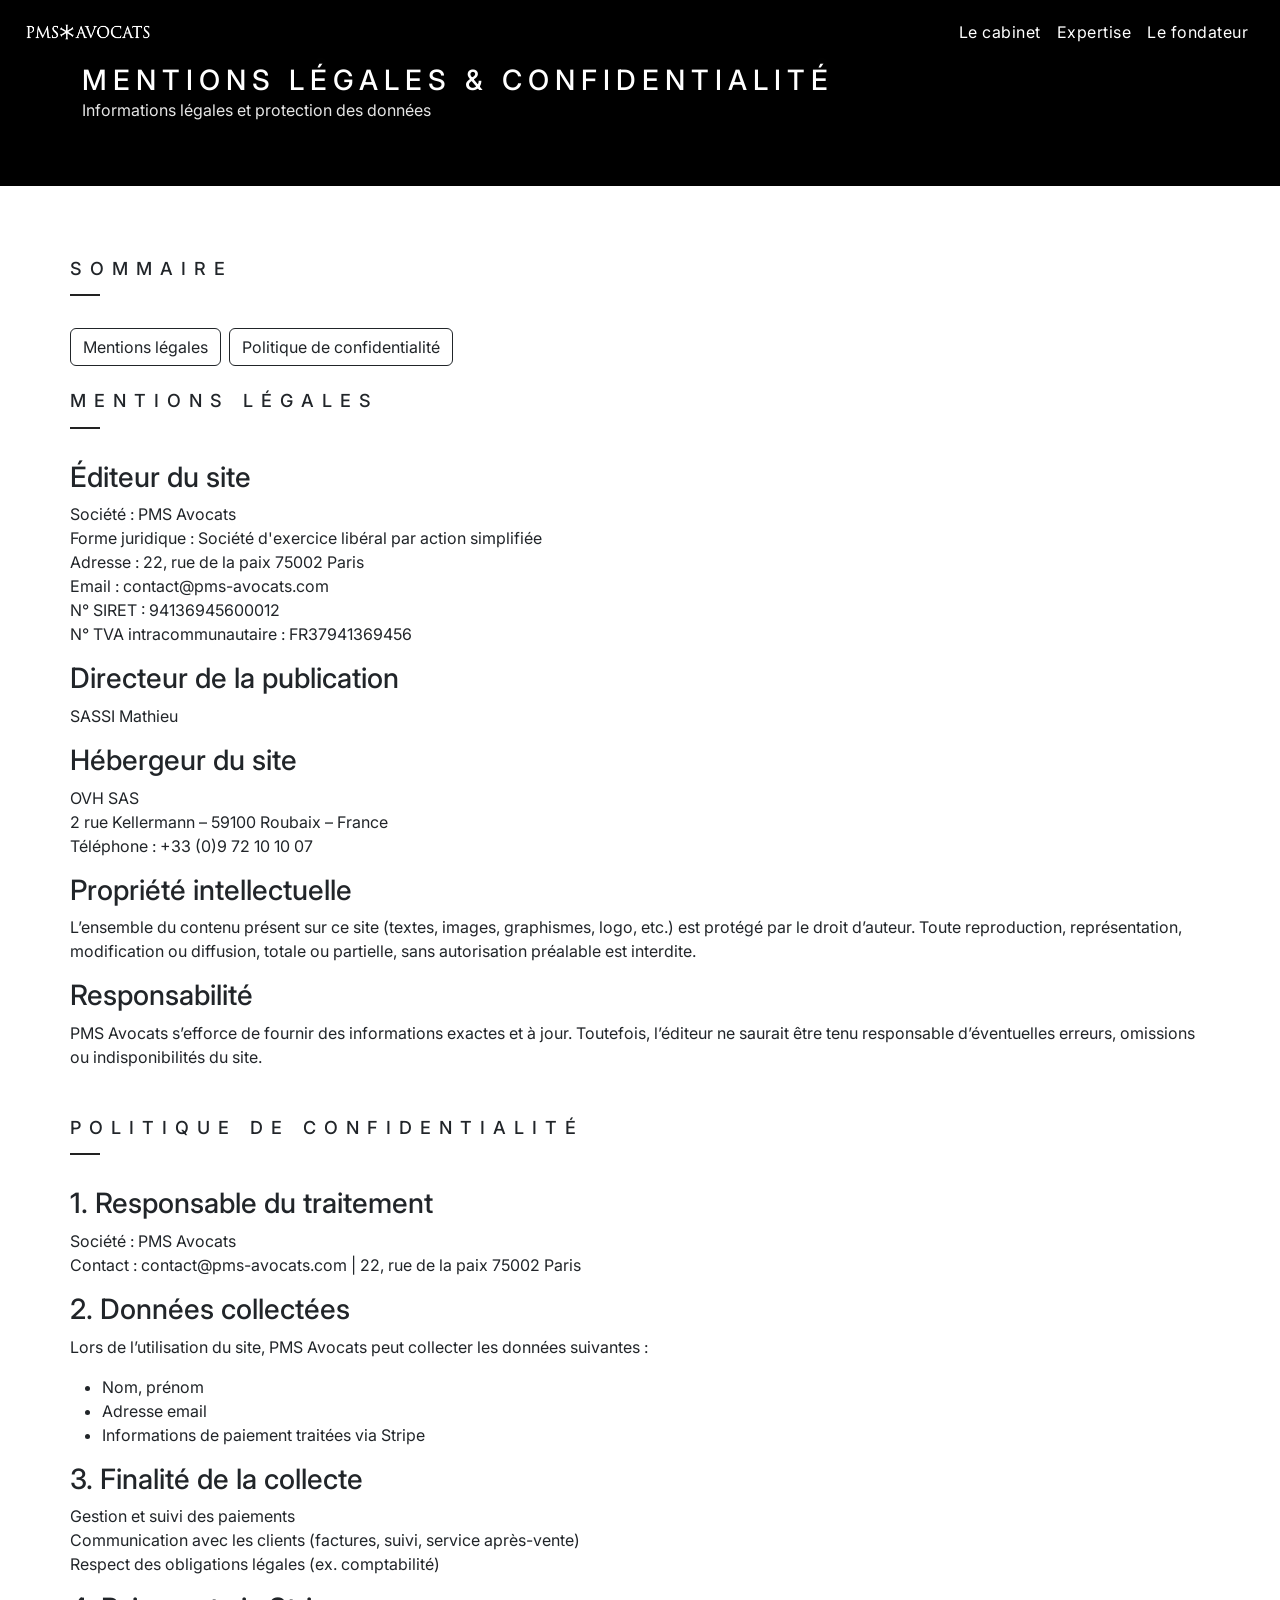
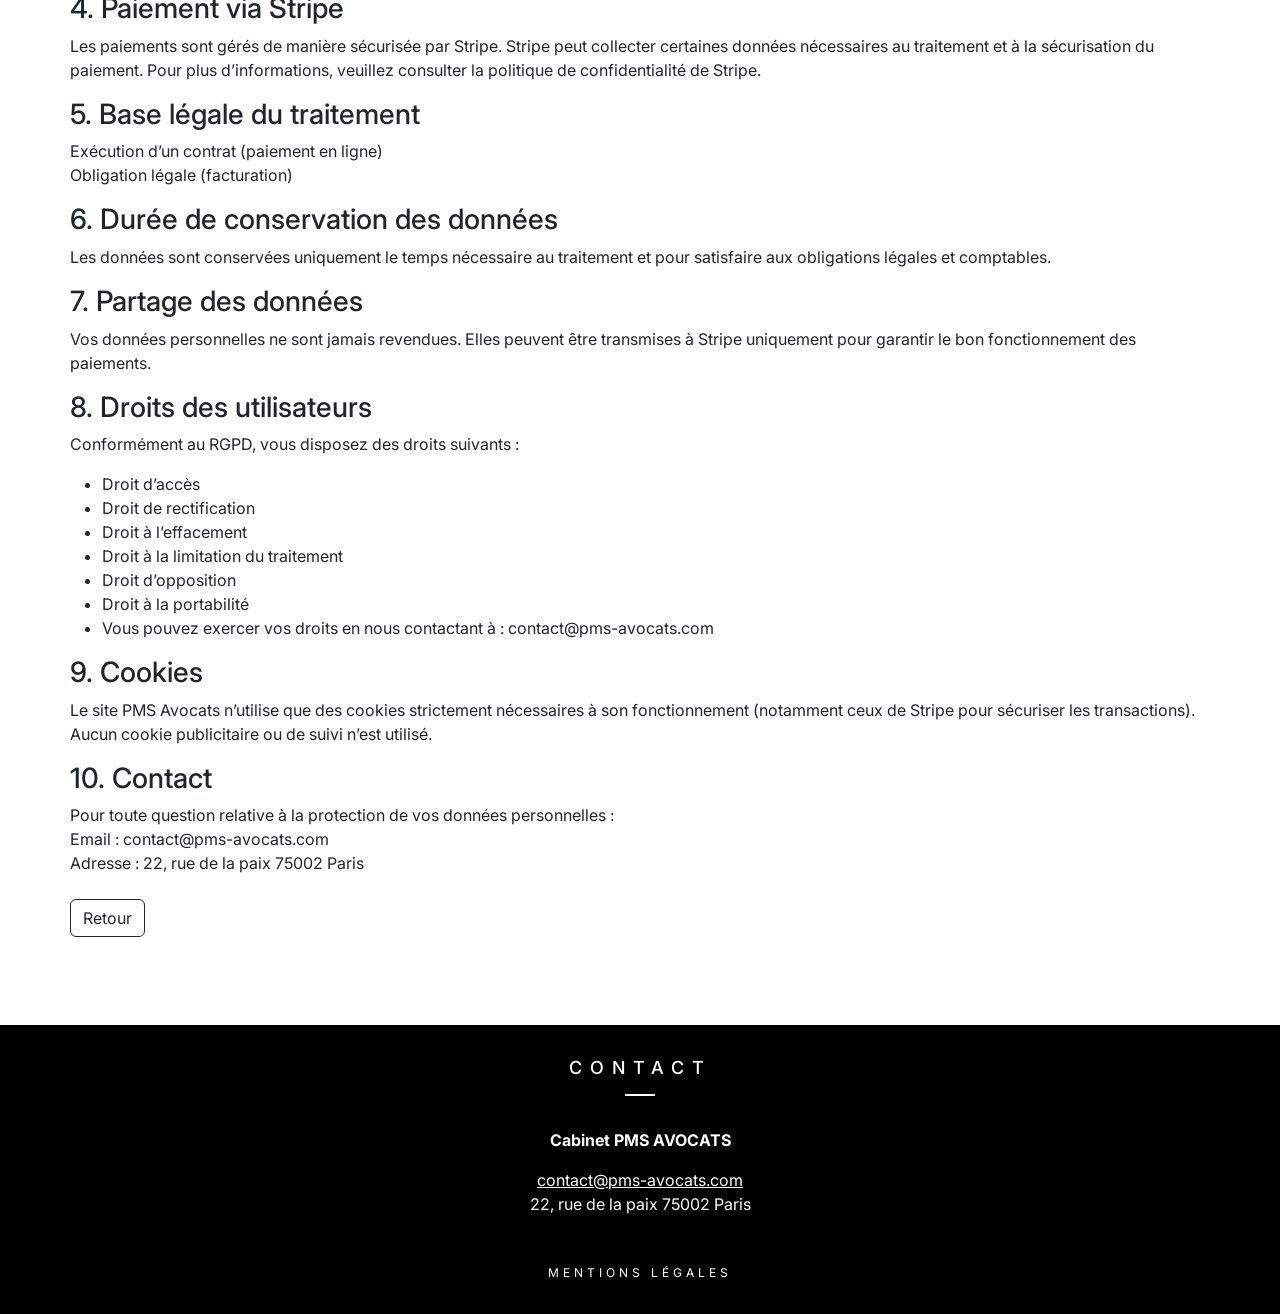
<file: mentions-legales.html>
<!DOCTYPE html>
<html lang="fr">
<head>
  <meta charset="UTF-8" />
  <meta name="viewport" content="width=device-width, initial-scale=1" />
  <meta name="description" content="Mentions légales du site PMS AVOCATS, cabinet d’avocats à Paris. Informations sur l’éditeur, la direction de publication et les conditions d’utilisation du site.">
  <link rel="canonical" href="https://www.pms-avocats.com/mentions-legales.html">
  <title>Mentions légales & Confidentialité | PMS AVOCATS</title>

  <link rel="preconnect" href="https://fonts.googleapis.com">
  <link rel="preconnect" href="https://fonts.gstatic.com" crossorigin>
  <link rel="stylesheet" href="https://fonts.googleapis.com/css2?family=Inter:wght@400;500;600;700&display=swap" media="print" onload="this.media='all'">
    
  <link rel="stylesheet" href="./assets/css/bootstrap.min.purged.css" media="print" onload="this.media='all'">
  <link rel="stylesheet" href="./assets/css/style.min.css" media="print" onload="this.media='all'">
  
  <noscript>
    <link rel="stylesheet" href="./assets/css/bootstrap.min.purged.css">
    <link rel="stylesheet" href="./assets/css/style.min.css">
  </noscript>
  
  <link rel="icon" type="image/png" href="./assets/img/favicon.png">
</head>

<body class="page-legal">
  <div class="menu-overlay"></div>
  
  <nav class="navbar navbar-expand-lg navbar-dark custom-navbar" role="navigation">
    <div class="container-fluid px-4">
      <a class="navbar-brand d-flex align-items-center text-white fw-bold" href="index.html">
        <img src="./assets/img/logo.png" alt="PMS AVOCATS" width="128" height="40" class="me-2" style="object-fit:contain;">
      </a>
      <button class="navbar-toggler" type="button" data-bs-toggle="collapse" data-bs-target="#navbarNav" aria-controls="navbarNav" aria-expanded="false" aria-label="Afficher le menu">
        <span class="navbar-toggler-icon"></span>
      </button>
      <div class="collapse navbar-collapse justify-content-end" id="navbarNav">
        <ul class="navbar-nav align-items-lg-center">
          <li class="nav-item"><a class="nav-link text-white" href="index.html#cabinet">Le cabinet</a></li>
          <li class="nav-item"><a class="nav-link text-white" href="index.html#expertise">Expertise</a></li>
          <li class="nav-item"><a class="nav-link text-white" href="index.html#fondateur">Le fondateur</a></li>
        </ul>
      </div>
    </div>
  </nav>

  <main id="main-content" role="main" style="flex: 1;">
    <section class="page-hero">
      <div class="container">
        <h1>Mentions légales & Confidentialité</h1>
        <p class="subtitle m-0">Informations légales et protection des données</p>
      </div>
    </section>

    <div class="container page-section bg-white text-dark py-5 rounded mt-4 mb-4">
      <h2 class="section-title left">Sommaire</h2>
      <div class="mb-4 d-flex flex-wrap gap-2">
        <a class="btn btn-outline-dark" href="#mentions">Mentions légales</a>
        <a class="btn btn-outline-dark" href="#confidentialite">Politique de confidentialité</a>
      </div>

      <section id="mentions" class="mb-5">
        <h2 class="section-title left">Mentions légales</h2>
          <div class="prose">
            <h3>Éditeur du site</h3>
            <p>
              Société : PMS Avocats<br>
              Forme juridique : Société d'exercice libéral par action simplifiée<br>
              Adresse : 22, rue de la paix 75002 Paris<br>
              Email : contact@pms-avocats.com<br>
              N° SIRET : 94136945600012<br>
              N° TVA intracommunautaire : FR37941369456
            </p>
            <h3>Directeur de la publication</h3>
            <p>SASSI Mathieu</p>
            <h3>Hébergeur du site</h3>
            <p>
              OVH SAS<br>
              2 rue Kellermann – 59100 Roubaix – France<br>
              Téléphone : +33 (0)9 72 10 10 07
            </p>
            <h3>Propriété intellectuelle</h3>
            <p>L’ensemble du contenu présent sur ce site (textes, images, graphismes, logo, etc.) est protégé par le droit d’auteur. Toute reproduction, représentation, modification ou diffusion, totale ou partielle, sans autorisation préalable est interdite.</p>
            <h3>Responsabilité</h3>
            <p>PMS Avocats s’efforce de fournir des informations exactes et à jour. Toutefois, l’éditeur ne saurait être tenu responsable d’éventuelles erreurs, omissions ou indisponibilités du site.</p>
          </div>
      </section>

      <section id="confidentialite" class="mb-4">
        <h2 class="section-title left">Politique de confidentialité</h2>
        <div class="prose">
          <h3>1. Responsable du traitement</h3>
          <p>
            Société : PMS Avocats<br>
            Contact : contact@pms-avocats.com | 22, rue de la paix 75002 Paris
          </p>

          <h3>2. Données collectées</h3>
          <p>Lors de l’utilisation du site, PMS Avocats peut collecter les données suivantes :</p>
          <ul>
            <li>Nom, prénom</li>
            <li>Adresse email</li>
            <li>Informations de paiement traitées via Stripe</li>
          </ul>

          <h3>3. Finalité de la collecte</h3>
          <p>
            Gestion et suivi des paiements<br>
            Communication avec les clients (factures, suivi, service après-vente)<br>
            Respect des obligations légales (ex. comptabilité)
          </p>

          <h3>4. Paiement via Stripe</h3>
          <p>
            Les paiements sont gérés de manière sécurisée par Stripe.
            Stripe peut collecter certaines données nécessaires au traitement et à la sécurisation du paiement.
            Pour plus d’informations, veuillez consulter la politique de confidentialité de Stripe.
          </p>

          <h3>5. Base légale du traitement</h3>
          <p>
            Exécution d’un contrat (paiement en ligne)<br>
            Obligation légale (facturation)
          </p>

          <h3>6. Durée de conservation des données</h3>
          <p>Les données sont conservées uniquement le temps nécessaire au traitement et pour satisfaire aux obligations légales et comptables.</p>

          <h3>7. Partage des données</h3>
          <p>Vos données personnelles ne sont jamais revendues. Elles peuvent être transmises à Stripe uniquement pour garantir le bon fonctionnement des paiements.</p>

          <h3>8. Droits des utilisateurs</h3>
          <p>Conformément au RGPD, vous disposez des droits suivants :</p>
          <ul>
            <li>Droit d’accès</li>    
            <li>Droit de rectification</li>   
            <li>Droit à l’effacement</li>   
            <li>Droit à la limitation du traitement</li>    
            <li>Droit d’opposition</li>   
            <li>Droit à la portabilité</li>   
            <li>Vous pouvez exercer vos droits en nous contactant à : contact@pms-avocats.com</li>    
          </ul>
          
          <h3>9. Cookies</h3>
          <p>
            Le site PMS Avocats n’utilise que des cookies strictement nécessaires à son fonctionnement 
            (notamment ceux de Stripe pour sécuriser les transactions). 
            Aucun cookie publicitaire ou de suivi n’est utilisé.
          </p>

          <h3>10. Contact</h3>
          <p>
            Pour toute question relative à la protection de vos données personnelles :<br>
            Email : contact@pms-avocats.com<br>
            Adresse : 22, rue de la paix 75002 Paris
          </p>
        </div>
    </section>

      <p class="mt-4"><a href="index.html" class="btn btn-outline-dark">Retour</a></p>
    </div>
  </main>

  <footer class="bg-black text-white py-3">
    <section id="contact" class="bg-black text-white py-3">
      <div class="container">
        <h2 class="section-title center">Contact</h2>
        <div class="row justify-content-center">
          <div class="col-md-6 text-center">
            <p><strong>Cabinet PMS AVOCATS</strong></p>
            <a href="mailto:contact@pms-avocats.com" class="text-white">contact@pms-avocats.com</a>
            <p>22, rue de la paix 75002 Paris</p>
          </div>
        </div>
      </div>
    </section>
    <div class="bg-black text-white py-3">
      <div class="container d-flex justify-content-center">
        <a href="mentions-legales.html" class="legal text-white">Mentions légales</a>
      </div>
    </div>
  </footer>

</body>
</html>
</file>
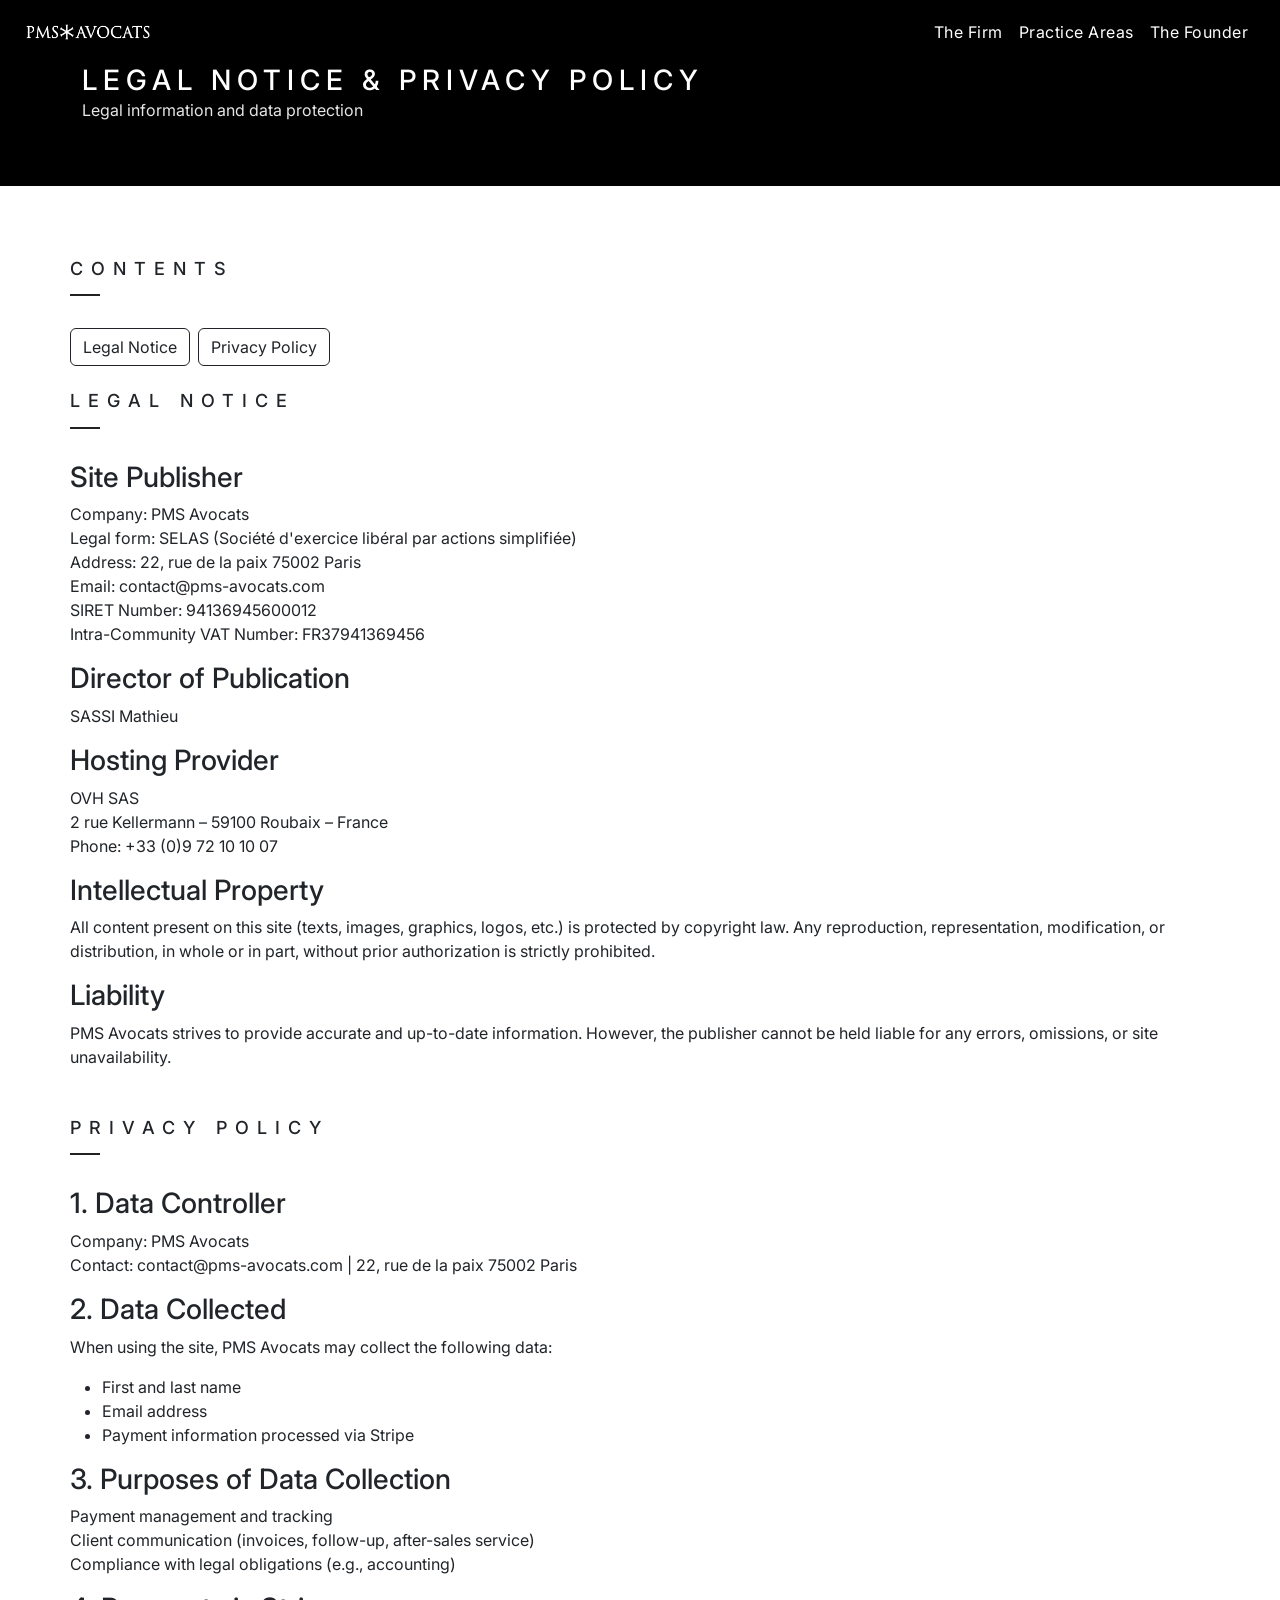
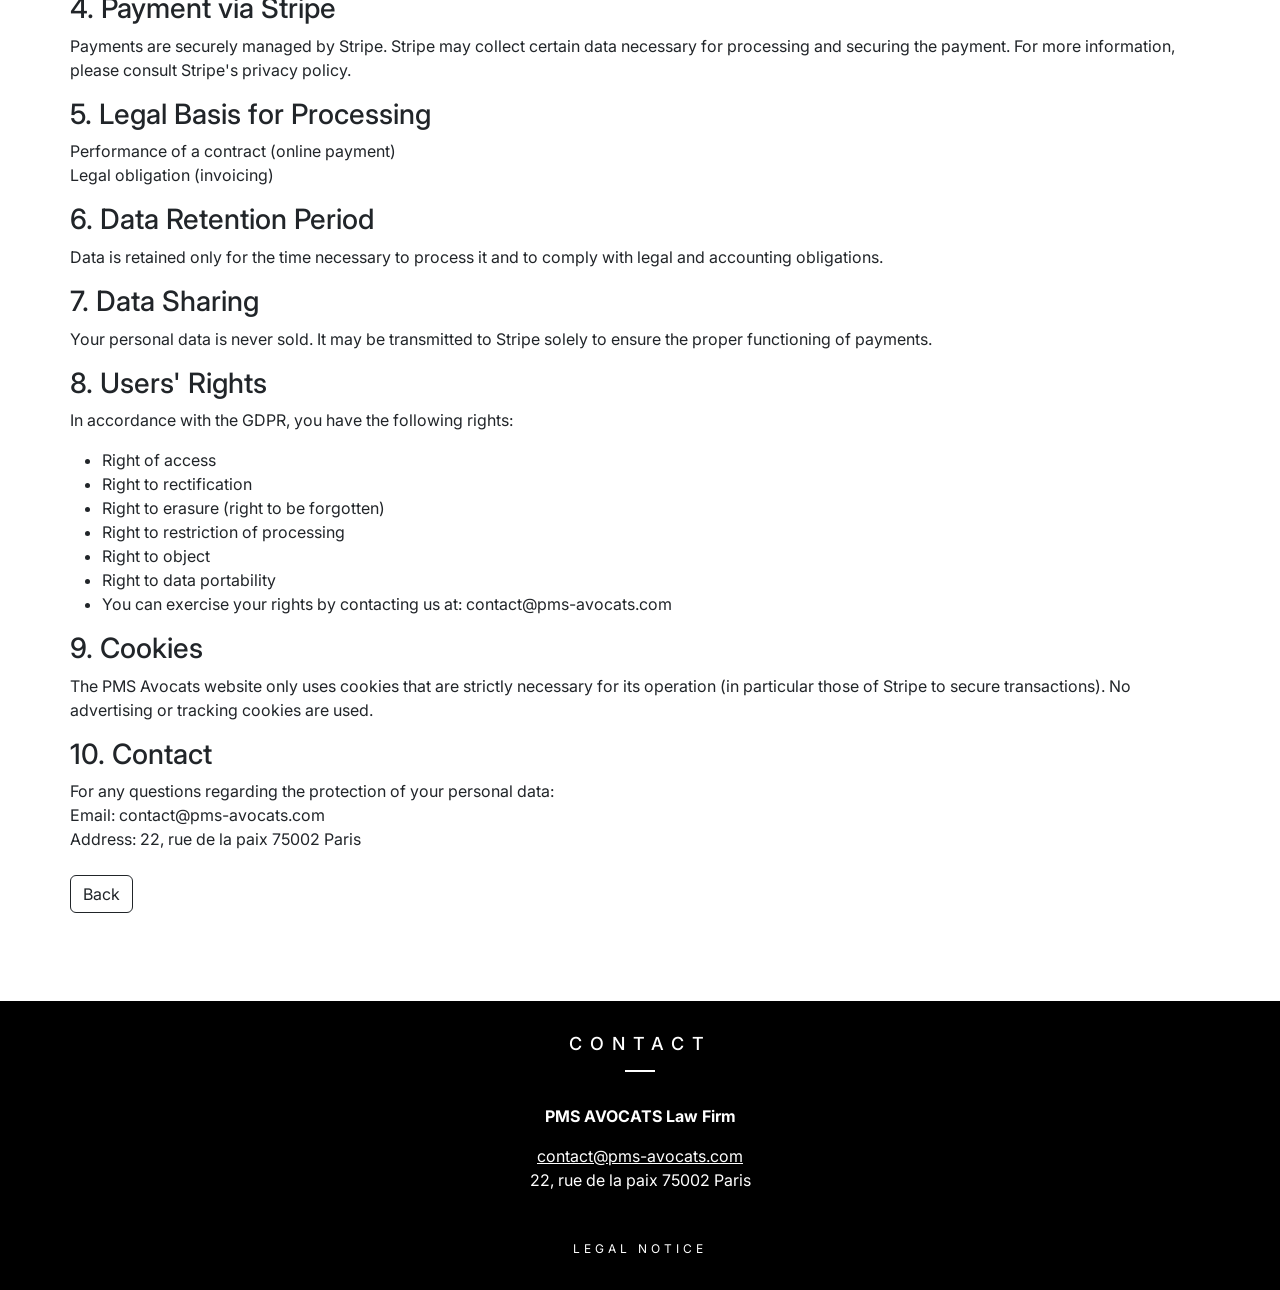
<file: en/mentions-legales.html>
<!DOCTYPE html>
<html lang="en">
<head>
  <meta charset="UTF-8" />
  <meta name="viewport" content="width=device-width, initial-scale=1" />
  <meta name="description" content="Legal Notice for the PMS AVOCATS website, a law firm in Paris. Information regarding the publisher, the director of publication, and the site's terms of use.">
  <link rel="canonical" href="https://www.pms-avocats.com/en/mentions-legales.html">
  <link rel="alternate" hreflang="fr" href="https://www.pms-avocats.com/mentions-legales.html" />
  <link rel="alternate" hreflang="en" href="https://www.pms-avocats.com/en/mentions-legales.html" />
  <title>Legal Notice & Privacy Policy | PMS AVOCATS</title>
  
  <link rel="preconnect" href="https://fonts.googleapis.com">
  <link rel="preconnect" href="https://fonts.gstatic.com" crossorigin>
  <link rel="stylesheet" href="https://fonts.googleapis.com/css2?family=Inter:wght@400;500;600;700&display=swap" media="print" onload="this.media='all'">
    
  <link rel="stylesheet" href="../assets/css/bootstrap.min.purged.css" media="print" onload="this.media='all'">
  <link rel="stylesheet" href="../assets/css/style.min.css" media="print" onload="this.media='all'">
  
  <noscript>
    <link rel="stylesheet" href="../assets/css/bootstrap.min.purged.css">
    <link rel="stylesheet" href="../assets/css/style.min.css">
  </noscript>
  
  <link rel="icon" type="image/png" href="../assets/img/favicon.png">
</head>

<body class="page-legal">
  <div class="menu-overlay"></div>
  
  <nav class="navbar navbar-expand-lg navbar-dark custom-navbar" role="navigation">
    <div class="container-fluid px-4">
      <a class="navbar-brand d-flex align-items-center text-white fw-bold" href="index.html">
        <img src="../assets/img/logo.png" alt="PMS AVOCATS" width="128" height="40" class="me-2" style="object-fit:contain;">
      </a>
      <button class="navbar-toggler" type="button" data-bs-toggle="collapse" data-bs-target="#navbarNav" aria-controls="navbarNav" aria-expanded="false" aria-label="Toggle navigation">
        <span class="navbar-toggler-icon"></span>
      </button>
      <div class="collapse navbar-collapse justify-content-end" id="navbarNav">
        <ul class="navbar-nav align-items-lg-center">
          <li class="nav-item"><a class="nav-link text-white" href="index.html#cabinet">The Firm</a></li>
          <li class="nav-item"><a class="nav-link text-white" href="index.html#expertise">Practice Areas</a></li>
          <li class="nav-item"><a class="nav-link text-white" href="index.html#fondateur">The Founder</a></li>
        </ul>
      </div>
    </div>
  </nav>

  <main id="main-content" role="main" style="flex: 1;">
    <section class="page-hero">
      <div class="container">
        <h1>Legal Notice & Privacy Policy</h1>
        <p class="subtitle m-0">Legal information and data protection</p>
      </div>
    </section>

    <div class="container page-section bg-white text-dark py-5 rounded mt-4 mb-4">
      <h2 class="section-title left">Contents</h2>
      <div class="mb-4 d-flex flex-wrap gap-2">
        <a class="btn btn-outline-dark" href="#mentions">Legal Notice</a>
        <a class="btn btn-outline-dark" href="#confidentialite">Privacy Policy</a>
      </div>

      <section id="mentions" class="mb-5">
        <h2 class="section-title left">Legal Notice</h2>
          <div class="prose">
            <h3>Site Publisher</h3>
            <p>
              Company: PMS Avocats<br>
              Legal form: SELAS (Société d'exercice libéral par actions simplifiée)<br>
              Address: 22, rue de la paix 75002 Paris<br>
              Email: contact@pms-avocats.com<br>
              SIRET Number: 94136945600012<br>
              Intra-Community VAT Number: FR37941369456
            </p>
            <h3>Director of Publication</h3>
            <p>SASSI Mathieu</p>
            <h3>Hosting Provider</h3>
            <p>
              OVH SAS<br>
              2 rue Kellermann – 59100 Roubaix – France<br>
              Phone: +33 (0)9 72 10 10 07
            </p>
            <h3>Intellectual Property</h3>
            <p>All content present on this site (texts, images, graphics, logos, etc.) is protected by copyright law. Any reproduction, representation, modification, or distribution, in whole or in part, without prior authorization is strictly prohibited.</p>
            <h3>Liability</h3>
            <p>PMS Avocats strives to provide accurate and up-to-date information. However, the publisher cannot be held liable for any errors, omissions, or site unavailability.</p>
          </div>
      </section>

      <section id="confidentialite" class="mb-4">
        <h2 class="section-title left">Privacy Policy</h2>
        <div class="prose">
          <h3>1. Data Controller</h3>
          <p>
            Company: PMS Avocats<br>
            Contact: contact@pms-avocats.com | 22, rue de la paix 75002 Paris
          </p>

          <h3>2. Data Collected</h3>
          <p>When using the site, PMS Avocats may collect the following data:</p>
          <ul>
            <li>First and last name</li>
            <li>Email address</li>
            <li>Payment information processed via Stripe</li>
          </ul>

          <h3>3. Purposes of Data Collection</h3>
          <p>
            Payment management and tracking<br>
            Client communication (invoices, follow-up, after-sales service)<br>
            Compliance with legal obligations (e.g., accounting)
          </p>

          <h3>4. Payment via Stripe</h3>
          <p>
            Payments are securely managed by Stripe.
            Stripe may collect certain data necessary for processing and securing the payment.
            For more information, please consult Stripe's privacy policy.
          </p>

          <h3>5. Legal Basis for Processing</h3>
          <p>
            Performance of a contract (online payment)<br>
            Legal obligation (invoicing)
          </p>

          <h3>6. Data Retention Period</h3>
          <p>Data is retained only for the time necessary to process it and to comply with legal and accounting obligations.</p>

          <h3>7. Data Sharing</h3>
          <p>Your personal data is never sold. It may be transmitted to Stripe solely to ensure the proper functioning of payments.</p>

          <h3>8. Users' Rights</h3>
          <p>In accordance with the GDPR, you have the following rights:</p>
          <ul>
            <li>Right of access</li>    
            <li>Right to rectification</li>   
            <li>Right to erasure (right to be forgotten)</li>   
            <li>Right to restriction of processing</li>    
            <li>Right to object</li>   
            <li>Right to data portability</li>   
            <li>You can exercise your rights by contacting us at: contact@pms-avocats.com</li>    
          </ul>
          
          <h3>9. Cookies</h3>
          <p>
            The PMS Avocats website only uses cookies that are strictly necessary for its operation 
            (in particular those of Stripe to secure transactions). 
            No advertising or tracking cookies are used.
          </p>

          <h3>10. Contact</h3>
          <p>
            For any questions regarding the protection of your personal data:<br>
            Email: contact@pms-avocats.com<br>
            Address: 22, rue de la paix 75002 Paris
          </p>
        </div>
    </section>

      <p class="mt-4"><a href="index.html" class="btn btn-outline-dark">Back</a></p>
    </div>
  </main>

  <footer class="bg-black text-white py-3">
    <section id="contact" class="bg-black text-white py-3">
      <div class="container">
        <h2 class="section-title center">Contact</h2>
        <div class="row justify-content-center">
          <div class="col-md-6 text-center">
            <p><strong>PMS AVOCATS Law Firm</strong></p>
            <a href="mailto:contact@pms-avocats.com" class="text-white">contact@pms-avocats.com</a>
            <p>22, rue de la paix 75002 Paris</p>
          </div>
        </div>
      </div>
    </section>
    <div class="bg-black text-white py-3">
      <div class="container d-flex justify-content-center">
        <a href="mentions-legales.html" class="legal text-white">Legal Notice</a>
      </div>
    </div>
  </footer>

</body>
</html>
</file>
<file: assets/css/style.min.css>
:root{--nav-h:64px;--nav-bg:rgba(0,0,0,.85);--nav-hover:rgba(0,0,0,.45)}html{scroll-behavior:smooth;scroll-padding-top:var(--nav-h);height:100%}body{font-family:Inter,system-ui,-apple-system,Segoe UI,Roboto,Helvetica,Arial,"Apple Color Emoji","Segoe UI Emoji","Noto Color Emoji",sans-serif;padding-top:0;background:#fff;color:#111;height:100%;display:flex;flex-direction:column}main{flex:1}body.page-resources{background:#f8f9fa}.btn.btn-theme-dark,.btn.btn-theme-outline,.btn.btn-theme-outline-light{text-transform:uppercase;letter-spacing:.08em;border-radius:999px;font-weight:600;padding:.5rem 1.5rem;transition:transform .2s ease,box-shadow .2s ease,background-color .2s ease,color .2s ease}.btn.btn-theme-dark{background-color:#111;color:#fff;border:2px solid #111}.btn.btn-theme-dark:focus,.btn.btn-theme-dark:hover{background-color:#000;border-color:#000;color:#fcdb24;transform:translateY(-1px);box-shadow:0 6px 18px rgba(0,0,0,.2)}.btn.btn-theme-outline{background-color:transparent;color:#111;border:2px solid #111}.btn.btn-theme-outline:focus,.btn.btn-theme-outline:hover{background-color:#111;color:#fff;transform:translateY(-1px);box-shadow:0 6px 18px rgba(0,0,0,.2)}.btn.btn-theme-outline-light{background-color:transparent;color:#fff;border:2px solid rgba(255,255,255,.85)}.btn.btn-theme-outline-light:focus,.btn.btn-theme-outline-light:hover{background-color:#fff;color:#111;transform:translateY(-1px);box-shadow:0 6px 18px rgba(0,0,0,.2)}.page-hero{background:#000;color:#fff;padding:4rem 0}.page-hero h1{font-family:Inter,system-ui,-apple-system,Segoe UI,Roboto,Arial,sans-serif;text-transform:uppercase;letter-spacing:6px;font-size:clamp(1.25rem, 3vw, 1.75rem);margin:0}.page-hero .subtitle{opacity:.9;margin-top:.5rem}.page-section{padding:2.5rem 0}.custom-navbar{height:var(--nav-h);transition:background-color .3s ease,box-shadow .3s ease,backdrop-filter .3s ease;z-index:1050;box-shadow:0 6px 20px rgba(0,0,0,.25);backdrop-filter:saturate(160%) blur(6px);position:fixed;top:0;left:0;right:0;background-color:transparent;box-shadow:none;backdrop-filter:none}.custom-navbar:not(.scrolled){background:linear-gradient(180deg,rgba(0,0,0,.45),rgba(0,0,0,0));backdrop-filter:saturate(160%) blur(6px)}.custom-navbar.scrolled{background-color:var(--nav-bg);box-shadow:0 6px 20px rgba(0,0,0,.25);backdrop-filter:saturate(160%) blur(6px)}.navbar .nav-link{letter-spacing:.5px}.navbar .btn-link img{transition:transform .2s ease,opacity .2s ease}.navbar .btn-link:hover img{transform:scale(1.1);opacity:1}select.form-select-sm{color:#fff;background-color:transparent;border:none;font-weight:500;text-transform:uppercase;cursor:pointer;appearance:none}select.form-select-sm:focus{outline:0;box-shadow:none}option{color:#000}.menu-overlay{position:fixed;top:0;left:0;right:0;bottom:0;background:rgba(0,0,0,.9);z-index:1040;display:none}.menu-overlay.active{display:block}#mainCarousel,#mainCarousel .carousel-item{height:100vh}#mainCarousel img{object-fit:cover}#mainCarousel .carousel-item::before{content:"";position:absolute;inset:0;background:linear-gradient(to bottom,rgba(0,0,0,.35),rgba(0,0,0,.55));pointer-events:none}#mainCarousel .name{letter-spacing:6px;font-size:clamp(.9rem, 1.2vw, 1rem);text-transform:uppercase;color:#fff}#mainCarousel .resume{text-transform:uppercase;color:#fff;font-size:clamp(1rem, 2.5vw, 1.25rem)}#mainCarousel .detail{color:#fff;line-height:1.35;font-weight:400;font-size:clamp(.8rem, 1.4vw, .95rem)}.carousel-caption{opacity:0;transform:translateY(24px);transition:opacity .6s ease,transform .6s ease}.carousel-caption.show-caption{opacity:1;transform:translateY(0)}#mainCarousel{position:relative}.carousel-progress{position:absolute;left:0;right:0;bottom:0;height:4px;background:rgba(255,255,255,.25);z-index:1049;overflow:hidden;pointer-events:none}.carousel-progress__bar{height:100%;width:0%;background:#fcdb24;transition:width .08s linear}@media (prefers-reduced-motion:reduce){.carousel-progress__bar{transition:none}}h2.section-title{font-size:18px;letter-spacing:8px;text-transform:uppercase;position:relative;margin-bottom:2rem}h2.section-title::after{content:"";display:block;width:30px;height:2px;margin-top:15px;background:#222}h2.section-title.center{text-align:center}h2.section-title.center::after{margin:15px auto 0;background:#fff}h2.section-title.center.black::after{background:#000}.legal{font-size:12px;letter-spacing:4px;text-transform:uppercase;text-decoration:none}.split-section{display:flex;flex-wrap:wrap}.split-section>.split-left,.split-section>.split-right{flex:0 0 100%;max-width:100%}@media (min-width:768px){.split-section>.split-left,.split-section>.split-right{flex:0 0 50%;max-width:50%}}.split-left{background:#fff;display:flex;justify-content:center;align-items:center;padding:3rem 2rem}.split-right img{width:100%;height:100%;object-fit:cover}.business-law-section{background:#000;color:#fff}.business-law-section span{text-transform:uppercase}.text-justify{text-align:justify;hyphens:auto}section{scroll-margin-top:calc(var(--nav-h) + 12px)}a:focus-visible,button:focus-visible{outline:2px dashed #999;outline-offset:2px}.page-home .fade{opacity:0;transform:translateY(16px);transition:opacity .6s ease,transform .6s ease}.page-home .fade.show{opacity:1;transform:none}@media (max-width:576px){body{padding-left:0;padding-right:0}.business-law-section,.contact-section,.page-hero,.page-section{width:100vw;margin-left:calc(-1 * (100vw - 100%)/ 2)}.page-hero{padding:4rem 0;text-align:center}.page-hero h1{font-size:1.25rem;letter-spacing:3px}.page-hero .subtitle{font-size:.9rem}.navbar-nav .nav-link{padding-top:.75rem;padding-bottom:.75rem}.page-resources a.btn,.page-resources a.text-decoration-none{padding-left:1rem!important;padding-right:1rem!important}}@media (max-width:576px){.container.page-section{padding-left:1.25rem;padding-right:1.25rem}.contact-section .container{padding-left:1rem;padding-right:1rem}.page-hero .container{padding-left:1rem;padding-right:1rem}.footer .container{padding-left:1rem;padding-right:1rem}}#cabinet{width:100%;margin-left:0}#cabinet img{width:100%;height:100%;object-fit:cover;display:block}
</file>
